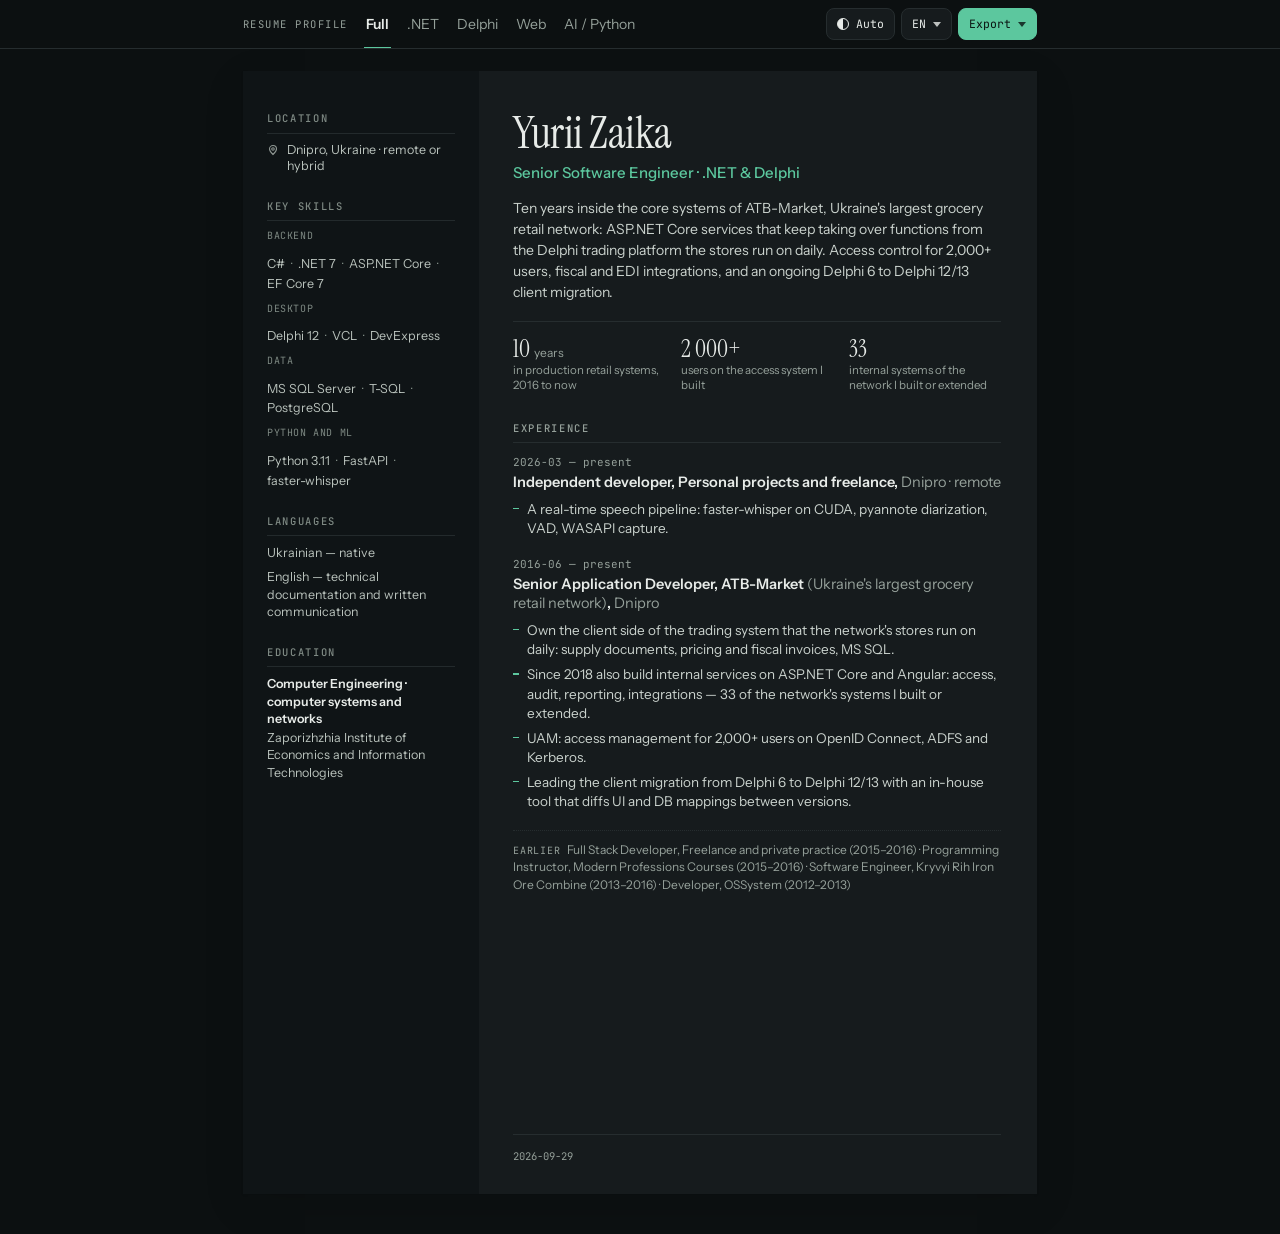
<file: output/site/index.html>
<!doctype html>
<html lang="en">
<head>
<meta charset="utf-8">
<meta name="viewport" content="width=device-width,initial-scale=1">
<title>Yurii Zaika — Senior Software Engineer · .NET & Delphi</title>
<meta name="description" content="Ten years inside the core systems of ATB-Market, Ukraine's largest grocery retail network: ASP.NET Core services that keep taking over functions from the Delphi trading platform the stores run on daily. Access control for 2,000+ users, fiscal and EDI integrations, and an ongoing Delphi 6 to Delphi 12/13 client migration.">
<link rel="preconnect" href="https://fonts.googleapis.com">
<link rel="preconnect" href="https://fonts.gstatic.com" crossorigin>
<link rel="stylesheet" href="https://fonts.googleapis.com/css2?family=Instrument+Sans:wght@400;500;600&family=Instrument+Serif&family=JetBrains+Mono:wght@400;500&display=swap">
<link rel="stylesheet" href="assets/css/site.css">
</head>
<body data-target="full">
<script>window.RESUME_DATA = {"profile": {"name": {"uk": "Юрій Заїка", "en": "Yurii Zaika"}, "location": {"uk": "Дніпро, Україна · віддалено або гібрид", "en": "Dnipro, Ukraine · remote or hybrid"}, "titles": {"full": {"uk": "Senior інженер ПЗ · .NET та Delphi", "en": "Senior Software Engineer · .NET & Delphi"}, "dotnet": {"uk": "Senior .NET інженер", "en": "Senior .NET Engineer"}, "delphi": {"uk": "Senior Delphi інженер · модернізація legacy", "en": "Senior Delphi Engineer · Legacy Modernization"}, "web": {"uk": "Full Stack інженер · .NET, Angular та React", "en": "Full Stack Engineer · .NET, Angular & React"}, "ai": {"uk": "AI / Python інженер", "en": "AI / Python Engineer"}}, "summary": {"full": {"uk": "Десять років усередині ядра АТБ-Маркет, найбільшої продуктової мережі України: сервіси на ASP.NET Core, що поступово забирають функції торгової системи на Delphi, якою щодня працюють магазини. Доступи для 2000+ користувачів, фіскальні та EDI-інтеграції, міграція клієнта з Delphi 6 на Delphi 12/13.", "en": "Ten years inside the core systems of ATB-Market, Ukraine's largest grocery retail network: ASP.NET Core services that keep taking over functions from the Delphi trading platform the stores run on daily. Access control for 2,000+ users, fiscal and EDI integrations, and an ongoing Delphi 6 to Delphi 12/13 client migration."}, "dotnet": {"uk": "Senior .NET інженер: ASP.NET Core та Web API, EF Core і T-SQL, інтеграції з EDI, Kafka та Oracle EBS, аутентифікація через OIDC, ADFS і Kerberos. Власна система керування доступом на 2000+ користувачів.", "en": "Senior .NET engineer: ASP.NET Core and Web API, EF Core and T-SQL, integrations over EDI, Kafka and Oracle EBS, authentication through OIDC, ADFS and Kerberos. Built the in-house access management system used by 2,000+ people."}, "delphi": {"uk": "Delphi-інженер, десять років відповідаю за клієнтську частину торгової системи найбільшої продуктової мережі України: десктопний VCL-застосунок, у якому щодня працюють магазини, MS SQL, фіскальний контур. Веду міграцію клієнта з Delphi 6 на Delphi 12/13 і написав інструмент звіряння інтерфейсу та мапінгу БД між версіями.", "en": "Delphi engineer, ten years owning the client side of the trading system at Ukraine's largest grocery network: the VCL desktop application its stores run on daily, MS SQL, the fiscal workflows. Currently migrating it from Delphi 6 to Delphi 12/13 with a purpose-built tool that diffs UI and database mappings between versions."}, "web": {"uk": "Full stack інженер: ASP.NET Core та Web API на бекенді, Angular (Kendo UI) і React / Next.js на фронті, real-time через SignalR. Внутрішні системи для роздрібної мережі — доступи, аудит, звітність, інтеграції.", "en": "Full stack engineer: ASP.NET Core and Web API on the back end, Angular (Kendo UI) and React / Next.js on the front, real-time over SignalR. Internal systems for a retail network: access control, audit, reporting, integrations."}, "ai": {"uk": "Десять років промислової розробки — тепер у Python та ML. Побудував голосовий пайплайн реального часу: faster-whisper на CUDA, діаризація pyannote, VAD і потокова обробка, з регресійними замірами затримки та real-time factor (RTF). Поряд — інструменти для LLM-агентів (MCP-сервери, власні субагенти, CDP-інспектор браузера) і конвеєри даних на SQLAlchemy та Playwright.", "en": "Ten years of production engineering, now applied to Python and ML. Built a real-time speech pipeline: faster-whisper on CUDA, pyannote diarization, VAD and streaming, with regression measurements of latency and real-time factor (RTF). Alongside it: tooling for LLM agents (MCP servers, custom subagents, a CDP browser inspector) and data pipelines on SQLAlchemy and Playwright."}}, "metrics": [{"value": "10", "unit": {"uk": "років", "en": "years"}, "label": {"uk": "у виробничих системах роздрібу, з 2016 і донині", "en": "in production retail systems, 2016 to now"}, "tags": ["full", "dotnet", "delphi", "web", "ai"]}, {"value": "2 000+", "unit": {"uk": "", "en": ""}, "label": {"uk": "користувачів у системі доступів, яку я побудував", "en": "users on the access system I built"}, "tags": ["full", "dotnet", "web"]}, {"value": "33", "unit": {"uk": "", "en": ""}, "label": {"uk": "внутрішні системи мережі, які я побудував або розширив", "en": "internal systems of the network I built or extended"}, "tags": ["full", "dotnet", "delphi", "web", "ai"]}, {"value": "2", "unit": {"uk": "стеки", "en": "stacks"}, "label": {"uk": "Delphi і .NET — паралельно, без зупинки бізнесу", "en": "Delphi and .NET in parallel, with the business running"}, "tags": ["full"]}, {"value": "6 → 12/13", "unit": {"uk": "Delphi", "en": "Delphi"}, "label": {"uk": "веду міграцію торгового клієнта між версіями, з 2024 і донині", "en": "leading the trading client migration between versions, 2024 to now"}, "tags": ["delphi"]}, {"value": "8", "unit": {"uk": "років", "en": "years"}, "label": {"uk": "будую внутрішні сервіси мережі на ASP.NET Core, з 2018", "en": "building the network's internal services on ASP.NET Core, since 2018"}, "tags": ["dotnet", "web"]}, {"value": "27", "unit": {"uk": "", "en": ""}, "label": {"uk": "репозиторіїв за 2026 рік: фриланс і власні проєкти", "en": "repositories in 2026: freelance and personal projects"}, "tags": ["ai", "python", "web"]}, {"value": "6", "unit": {"uk": "джерел", "en": "sources"}, "label": {"uk": "у конвеєрі збору оголошень: OLX, ЛУН, Rieltor, Metrazh, Telegram, FB", "en": "in the listings pipeline: OLX, LUN, Rieltor, Metrazh, Telegram, FB"}, "tags": ["ai", "python"]}], "sections": {"stack": {"uk": "Стек", "en": "Stack"}, "strengths": {"uk": "Що я зробив", "en": "What I delivered"}, "summary_cards": {"uk": "Коротко", "en": "At a glance"}, "projects": {"uk": "Ключові проєкти", "en": "Key projects"}, "details": {"uk": "Досвід", "en": "Experience"}, "education": {"uk": "Освіта та сертифікати", "en": "Education and certificates"}, "domain": {"uk": "Предметна область", "en": "Domain knowledge"}, "languages": {"uk": "Мови", "en": "Languages"}, "side": {"uk": "Код на GitHub", "en": "Code on GitHub"}}, "ui": {"auto": {"uk": "Авто", "en": "Auto"}, "light": {"uk": "Світла", "en": "Light"}, "dark": {"uk": "Темна", "en": "Dark"}, "pdf": {"uk": "PDF", "en": "PDF"}, "word": {"uk": "Word", "en": "Word"}, "markdown": {"uk": "Markdown", "en": "Markdown"}, "full": {"uk": "Все", "en": "Full"}, "dotnet": {"uk": ".NET", "en": ".NET"}, "delphi": {"uk": "Delphi", "en": "Delphi"}, "web": {"uk": "Web", "en": "Web"}, "ai": {"uk": "AI / Python", "en": "AI / Python"}, "ua": {"uk": "Укр", "en": "UA"}, "en": {"uk": "Анг", "en": "EN"}, "details_anchor": {"uk": "Деталі нижче", "en": "Details below"}, "present": {"uk": "донині", "en": "present"}, "earlier": {"uk": "Раніше", "en": "Earlier"}, "profiles_hint": {"uk": "Профіль резюме", "en": "Resume profile"}}}, "sections": {"stack": {"uk": "Стек", "en": "Stack"}, "strengths": {"uk": "Що я зробив", "en": "What I delivered"}, "summary_cards": {"uk": "Коротко", "en": "At a glance"}, "projects": {"uk": "Ключові проєкти", "en": "Key projects"}, "details": {"uk": "Досвід", "en": "Experience"}, "education": {"uk": "Освіта та сертифікати", "en": "Education and certificates"}, "domain": {"uk": "Предметна область", "en": "Domain knowledge"}, "languages": {"uk": "Мови", "en": "Languages"}, "side": {"uk": "Код на GitHub", "en": "Code on GitHub"}}, "ui": {"auto": {"uk": "Авто", "en": "Auto"}, "light": {"uk": "Світла", "en": "Light"}, "dark": {"uk": "Темна", "en": "Dark"}, "pdf": {"uk": "PDF", "en": "PDF"}, "word": {"uk": "Word", "en": "Word"}, "markdown": {"uk": "Markdown", "en": "Markdown"}, "full": {"uk": "Все", "en": "Full"}, "dotnet": {"uk": ".NET", "en": ".NET"}, "delphi": {"uk": "Delphi", "en": "Delphi"}, "web": {"uk": "Web", "en": "Web"}, "ai": {"uk": "AI / Python", "en": "AI / Python"}, "ua": {"uk": "Укр", "en": "UA"}, "en": {"uk": "Анг", "en": "EN"}, "details_anchor": {"uk": "Деталі нижче", "en": "Details below"}, "present": {"uk": "донині", "en": "present"}, "earlier": {"uk": "Раніше", "en": "Earlier"}, "profiles_hint": {"uk": "Профіль резюме", "en": "Resume profile"}}, "titleTextObj": {"uk": "Senior інженер ПЗ · .NET та Delphi", "en": "Senior Software Engineer · .NET & Delphi"}, "summaryTextObj": {"uk": "Десять років усередині ядра АТБ-Маркет, найбільшої продуктової мережі України: сервіси на ASP.NET Core, що поступово забирають функції торгової системи на Delphi, якою щодня працюють магазини. Доступи для 2000+ користувачів, фіскальні та EDI-інтеграції, міграція клієнта з Delphi 6 на Delphi 12/13.", "en": "Ten years inside the core systems of ATB-Market, Ukraine's largest grocery retail network: ASP.NET Core services that keep taking over functions from the Delphi trading platform the stores run on daily. Access control for 2,000+ users, fiscal and EDI integrations, and an ongoing Delphi 6 to Delphi 12/13 client migration."}};</script>
<script src="assets/js/theme.js"></script>

<a class="skip" href="#main">Skip to content</a>

<header class="topbar">
  <div class="topbar-in">
    <nav class="profiles" aria-label="Resume profiles">
      <span class="profiles-hint" data-i18n-profiles-hint></span>
      <a href="index.html" class="active" data-i18n-nav-full></a>
      <a href="dotnet/index.html" class="" data-i18n-nav-dotnet></a>
      <a href="delphi/index.html" class="" data-i18n-nav-delphi></a>
      <a href="web/index.html" class="" data-i18n-nav-web></a>
      <a href="ai/index.html" class="" data-i18n-nav-ai></a>
    </nav>
    <div class="tools">
      <button type="button" class="btn" data-theme-cycle aria-label="Theme"></button>
      <details class="dd dd-lang">
        <summary class="btn" data-i18n-lang-current></summary>
        <div class="menu">
          <button type="button" data-lang="uk"></button>
          <button type="button" data-lang="en"></button>
        </div>
      </details>
      <details class="dd dd-export">
        <summary class="btn primary" data-i18n-export></summary>
        <div class="menu">
          <a href="resume.pdf" data-dl-pdf data-i18n-btn-pdf></a>
          <a href="resume.docx" data-dl-docx data-i18n-btn-word></a>
          <a href="resume.md" data-dl-md data-i18n-btn-markdown></a>
        </div>
      </details>
    </div>
  </div>
</header>

<div class="page">

  <div class="sheet">

    <aside class="side">
      <section class="sblock">
        <h2 data-i18n-section-location></h2>
        <ul class="contacts">
          <li class="c-place" data-uk="Дніпро, Україна · віддалено або гібрид" data-en="Dnipro, Ukraine · remote or hybrid">Dnipro, Ukraine · remote or hybrid</li>
        </ul>
      </section>

      <section class="sblock">
        <h2 data-i18n-section-stack></h2>
        <dl class="stack">
          <dt data-uk="Бекенд" data-en="Backend">Backend</dt>
          <dd><span data-uk="C#" data-en="C#">C#</span> <span data-uk=".NET 7" data-en=".NET 7">.NET 7</span> <span data-uk="ASP.NET Core" data-en="ASP.NET Core">ASP.NET Core</span> <span data-uk="EF Core 7" data-en="EF Core 7">EF Core 7</span> </dd>
          <dt data-uk="Десктоп" data-en="Desktop">Desktop</dt>
          <dd><span data-uk="Delphi 12" data-en="Delphi 12">Delphi 12</span> <span data-uk="VCL" data-en="VCL">VCL</span> <span data-uk="DevExpress" data-en="DevExpress">DevExpress</span> </dd>
          <dt data-uk="Дані" data-en="Data">Data</dt>
          <dd><span data-uk="MS SQL Server" data-en="MS SQL Server">MS SQL Server</span> <span data-uk="T-SQL" data-en="T-SQL">T-SQL</span> <span data-uk="PostgreSQL" data-en="PostgreSQL">PostgreSQL</span> </dd>
          <dt data-uk="Python та ML" data-en="Python and ML">Python and ML</dt>
          <dd><span data-uk="Python 3.11" data-en="Python 3.11">Python 3.11</span> <span data-uk="FastAPI" data-en="FastAPI">FastAPI</span> <span data-uk="faster-whisper" data-en="faster-whisper">faster-whisper</span> </dd>
        </dl>
      </section>

      <section class="sblock">
        <h2 data-i18n-section-languages></h2>
        <ul class="plain">
          <li data-uk="Українська — рідна" data-en="Ukrainian — native">Ukrainian — native</li>
          <li data-uk="Англійська — технічна документація і листування" data-en="English — technical documentation and written communication">English — technical documentation and written communication</li>
        </ul>
      </section>

      <section class="sblock">
        <h2 data-i18n-section-education></h2>
        <ul class="plain edu">
          <li>
            <b data-uk="Комп'ютерна інженерія · комп'ютерні системи та мережі" data-en="Computer Engineering · computer systems and networks">Computer Engineering · computer systems and networks</b>
            <span data-uk="Запорізький інститут економіки та інформаційних технологій" data-en="Zaporizhzhia Institute of Economics and Information Technologies">Zaporizhzhia Institute of Economics and Information Technologies</span>
            <span class="when"></span>
          </li>
        </ul>
      </section>
    </aside>

    <main id="main" class="body">
      <header class="head">
        <h1 data-i18n-name>Yurii Zaika</h1>
        <p class="role" data-i18n-target-title>Senior Software Engineer · .NET & Delphi</p>
        <p class="summary" data-i18n-summary>Ten years inside the core systems of ATB-Market, Ukraine's largest grocery retail network: ASP.NET Core services that keep taking over functions from the Delphi trading platform the stores run on daily. Access control for 2,000+ users, fiscal and EDI integrations, and an ongoing Delphi 6 to Delphi 12/13 client migration.</p>
      </header>

      <ul class="figures">
        <li>
          <b>10 <span data-uk="років" data-en="years">years</span></b>
          <span data-uk="у виробничих системах роздрібу, з 2016 і донині" data-en="in production retail systems, 2016 to now">in production retail systems, 2016 to now</span>
        </li>
        <li>
          <b>2 000+</b>
          <span data-uk="користувачів у системі доступів, яку я побудував" data-en="users on the access system I built">users on the access system I built</span>
        </li>
        <li>
          <b>33</b>
          <span data-uk="внутрішні системи мережі, які я побудував або розширив" data-en="internal systems of the network I built or extended">internal systems of the network I built or extended</span>
        </li>
      </ul>

      <section class="block">
        <h2 data-i18n-section-details></h2>
        <article class="job">
          <p class="when">2026-03 — <span data-i18n-present></span></p>
          <h3><span data-uk="Незалежний розробник" data-en="Independent developer">Independent developer</span>, <span data-uk="Власні проєкти та фриланс" data-en="Personal projects and freelance">Personal projects and freelance</span>, <span class="city" data-uk="Дніпро · віддалено" data-en="Dnipro · remote">Dnipro · remote</span></h3>
          <ul class="points">
            <li data-uk="Голосовий пайплайн реального часу: faster-whisper на CUDA, діаризація pyannote, VAD, потоковий захват WASAPI." data-en="A real-time speech pipeline: faster-whisper on CUDA, pyannote diarization, VAD, WASAPI capture.">A real-time speech pipeline: faster-whisper on CUDA, pyannote diarization, VAD, WASAPI capture.</li>
          </ul>
        </article>
        <article class="job">
          <p class="when">2016-06 — <span data-i18n-present></span></p>
          <h3><span data-uk="Провідний прикладний програміст" data-en="Senior Application Developer">Senior Application Developer</span>, <span data-uk="АТБ-Маркет" data-en="ATB-Market">ATB-Market</span> <span class="note" data-uk="(найбільша продуктова мережа України)" data-en="(Ukraine's largest grocery retail network)">(Ukraine's largest grocery retail network)</span>, <span class="city" data-uk="Дніпро" data-en="Dnipro">Dnipro</span></h3>
          <ul class="points">
            <li data-uk="Відповідаю за клієнтську частину торгової системи, якою щодня працюють магазини мережі: документи постачання, ціни, фіскальні накладні, MS SQL." data-en="Own the client side of the trading system that the network's stores run on daily: supply documents, pricing and fiscal invoices, MS SQL.">Own the client side of the trading system that the network's stores run on daily: supply documents, pricing and fiscal invoices, MS SQL.</li>
            <li data-uk="З 2018 паралельно будую внутрішні сервіси на ASP.NET Core і Angular: доступи, аудит, звітність, інтеграції — 33 системи мережі, які я побудував або розширив." data-en="Since 2018 also build internal services on ASP.NET Core and Angular: access, audit, reporting, integrations — 33 of the network's systems I built or extended.">Since 2018 also build internal services on ASP.NET Core and Angular: access, audit, reporting, integrations — 33 of the network's systems I built or extended.</li>
            <li data-uk="UAM: система керування доступом для 2000+ користувачів на OpenID Connect, ADFS і Kerberos." data-en="UAM: access management for 2,000+ users on OpenID Connect, ADFS and Kerberos.">UAM: access management for 2,000+ users on OpenID Connect, ADFS and Kerberos.</li>
            <li data-uk="Веду міграцію клієнта з Delphi 6 на Delphi 12/13 з власним інструментом звіряння інтерфейсу і мапінгу БД між версіями." data-en="Leading the client migration from Delphi 6 to Delphi 12/13 with an in-house tool that diffs UI and DB mappings between versions.">Leading the client migration from Delphi 6 to Delphi 12/13 with an in-house tool that diffs UI and DB mappings between versions.</li>
          </ul>
        </article>
        <p class="earlier"><span class="lbl" data-i18n-earlier></span> <span data-uk="Фулстек-розробник, Фриланс і приватна практика (2015–2016) · Викладач програмування, Курси сучасних професій (2015–2016) · Інженер-програміст, Криворізький залізорудний комбінат (2013–2016) · Програміст, ОССистем (2012–2013)" data-en="Full Stack Developer, Freelance and private practice (2015–2016) · Programming Instructor, Modern Professions Courses (2015–2016) · Software Engineer, Kryvyi Rih Iron Ore Combine (2013–2016) · Developer, OSSystem (2012–2013)">Full Stack Developer, Freelance and private practice (2015–2016) · Programming Instructor, Modern Professions Courses (2015–2016) · Software Engineer, Kryvyi Rih Iron Ore Combine (2013–2016) · Developer, OSSystem (2012–2013)</span></p>
      </section>

      <footer class="foot">
        <span class="muted">2026-09-29</span>
      </footer>
    </main>

  </div>
</div>

<script src="assets/js/i18n.js"></script>
</body>
</html>
</file>
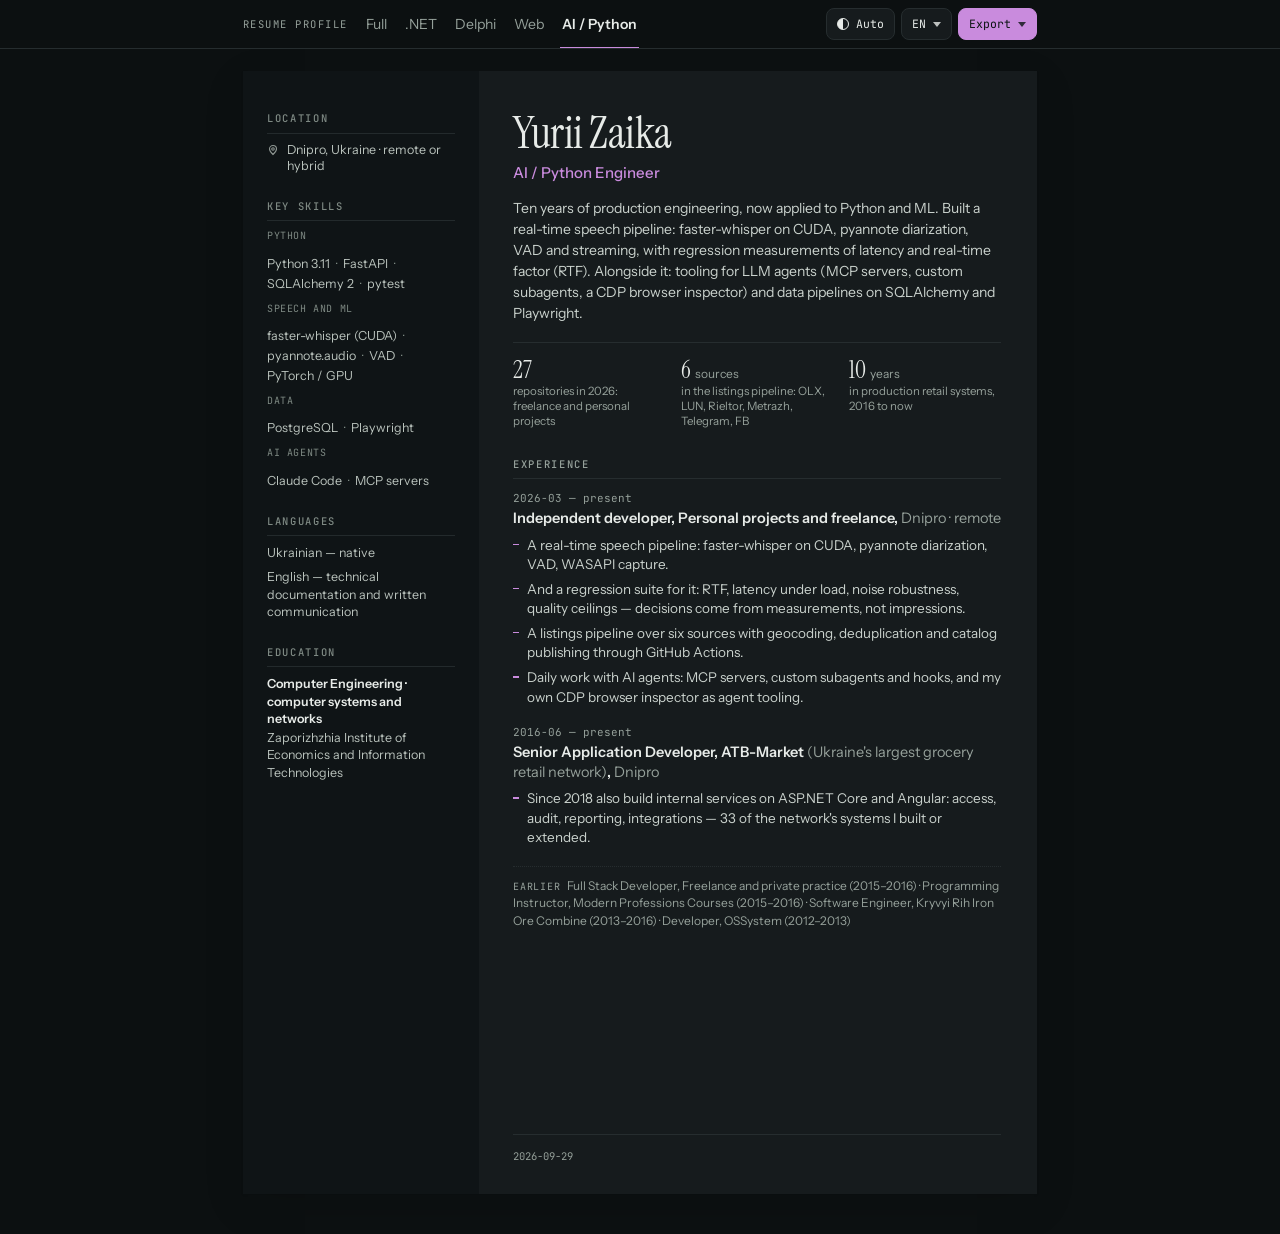
<file: output/site/ai/index.html>
<!doctype html>
<html lang="en">
<head>
<meta charset="utf-8">
<meta name="viewport" content="width=device-width,initial-scale=1">
<title>Yurii Zaika — AI / Python Engineer</title>
<meta name="description" content="Ten years of production engineering, now applied to Python and ML. Built a real-time speech pipeline: faster-whisper on CUDA, pyannote diarization, VAD and streaming, with regression measurements of latency and real-time factor (RTF). Alongside it: tooling for LLM agents (MCP servers, custom subagents, a CDP browser inspector) and data pipelines on SQLAlchemy and Playwright.">
<link rel="preconnect" href="https://fonts.googleapis.com">
<link rel="preconnect" href="https://fonts.gstatic.com" crossorigin>
<link rel="stylesheet" href="https://fonts.googleapis.com/css2?family=Instrument+Sans:wght@400;500;600&family=Instrument+Serif&family=JetBrains+Mono:wght@400;500&display=swap">
<link rel="stylesheet" href="../assets/css/site.css">
</head>
<body data-target="ai">
<script>window.RESUME_DATA = {"profile": {"name": {"uk": "Юрій Заїка", "en": "Yurii Zaika"}, "location": {"uk": "Дніпро, Україна · віддалено або гібрид", "en": "Dnipro, Ukraine · remote or hybrid"}, "titles": {"full": {"uk": "Senior інженер ПЗ · .NET та Delphi", "en": "Senior Software Engineer · .NET & Delphi"}, "dotnet": {"uk": "Senior .NET інженер", "en": "Senior .NET Engineer"}, "delphi": {"uk": "Senior Delphi інженер · модернізація legacy", "en": "Senior Delphi Engineer · Legacy Modernization"}, "web": {"uk": "Full Stack інженер · .NET, Angular та React", "en": "Full Stack Engineer · .NET, Angular & React"}, "ai": {"uk": "AI / Python інженер", "en": "AI / Python Engineer"}}, "summary": {"full": {"uk": "Десять років усередині ядра АТБ-Маркет, найбільшої продуктової мережі України: сервіси на ASP.NET Core, що поступово забирають функції торгової системи на Delphi, якою щодня працюють магазини. Доступи для 2000+ користувачів, фіскальні та EDI-інтеграції, міграція клієнта з Delphi 6 на Delphi 12/13.", "en": "Ten years inside the core systems of ATB-Market, Ukraine's largest grocery retail network: ASP.NET Core services that keep taking over functions from the Delphi trading platform the stores run on daily. Access control for 2,000+ users, fiscal and EDI integrations, and an ongoing Delphi 6 to Delphi 12/13 client migration."}, "dotnet": {"uk": "Senior .NET інженер: ASP.NET Core та Web API, EF Core і T-SQL, інтеграції з EDI, Kafka та Oracle EBS, аутентифікація через OIDC, ADFS і Kerberos. Власна система керування доступом на 2000+ користувачів.", "en": "Senior .NET engineer: ASP.NET Core and Web API, EF Core and T-SQL, integrations over EDI, Kafka and Oracle EBS, authentication through OIDC, ADFS and Kerberos. Built the in-house access management system used by 2,000+ people."}, "delphi": {"uk": "Delphi-інженер, десять років відповідаю за клієнтську частину торгової системи найбільшої продуктової мережі України: десктопний VCL-застосунок, у якому щодня працюють магазини, MS SQL, фіскальний контур. Веду міграцію клієнта з Delphi 6 на Delphi 12/13 і написав інструмент звіряння інтерфейсу та мапінгу БД між версіями.", "en": "Delphi engineer, ten years owning the client side of the trading system at Ukraine's largest grocery network: the VCL desktop application its stores run on daily, MS SQL, the fiscal workflows. Currently migrating it from Delphi 6 to Delphi 12/13 with a purpose-built tool that diffs UI and database mappings between versions."}, "web": {"uk": "Full stack інженер: ASP.NET Core та Web API на бекенді, Angular (Kendo UI) і React / Next.js на фронті, real-time через SignalR. Внутрішні системи для роздрібної мережі — доступи, аудит, звітність, інтеграції.", "en": "Full stack engineer: ASP.NET Core and Web API on the back end, Angular (Kendo UI) and React / Next.js on the front, real-time over SignalR. Internal systems for a retail network: access control, audit, reporting, integrations."}, "ai": {"uk": "Десять років промислової розробки — тепер у Python та ML. Побудував голосовий пайплайн реального часу: faster-whisper на CUDA, діаризація pyannote, VAD і потокова обробка, з регресійними замірами затримки та real-time factor (RTF). Поряд — інструменти для LLM-агентів (MCP-сервери, власні субагенти, CDP-інспектор браузера) і конвеєри даних на SQLAlchemy та Playwright.", "en": "Ten years of production engineering, now applied to Python and ML. Built a real-time speech pipeline: faster-whisper on CUDA, pyannote diarization, VAD and streaming, with regression measurements of latency and real-time factor (RTF). Alongside it: tooling for LLM agents (MCP servers, custom subagents, a CDP browser inspector) and data pipelines on SQLAlchemy and Playwright."}}, "metrics": [{"value": "10", "unit": {"uk": "років", "en": "years"}, "label": {"uk": "у виробничих системах роздрібу, з 2016 і донині", "en": "in production retail systems, 2016 to now"}, "tags": ["full", "dotnet", "delphi", "web", "ai"]}, {"value": "2 000+", "unit": {"uk": "", "en": ""}, "label": {"uk": "користувачів у системі доступів, яку я побудував", "en": "users on the access system I built"}, "tags": ["full", "dotnet", "web"]}, {"value": "33", "unit": {"uk": "", "en": ""}, "label": {"uk": "внутрішні системи мережі, які я побудував або розширив", "en": "internal systems of the network I built or extended"}, "tags": ["full", "dotnet", "delphi", "web", "ai"]}, {"value": "2", "unit": {"uk": "стеки", "en": "stacks"}, "label": {"uk": "Delphi і .NET — паралельно, без зупинки бізнесу", "en": "Delphi and .NET in parallel, with the business running"}, "tags": ["full"]}, {"value": "6 → 12/13", "unit": {"uk": "Delphi", "en": "Delphi"}, "label": {"uk": "веду міграцію торгового клієнта між версіями, з 2024 і донині", "en": "leading the trading client migration between versions, 2024 to now"}, "tags": ["delphi"]}, {"value": "8", "unit": {"uk": "років", "en": "years"}, "label": {"uk": "будую внутрішні сервіси мережі на ASP.NET Core, з 2018", "en": "building the network's internal services on ASP.NET Core, since 2018"}, "tags": ["dotnet", "web"]}, {"value": "27", "unit": {"uk": "", "en": ""}, "label": {"uk": "репозиторіїв за 2026 рік: фриланс і власні проєкти", "en": "repositories in 2026: freelance and personal projects"}, "tags": ["ai", "python", "web"]}, {"value": "6", "unit": {"uk": "джерел", "en": "sources"}, "label": {"uk": "у конвеєрі збору оголошень: OLX, ЛУН, Rieltor, Metrazh, Telegram, FB", "en": "in the listings pipeline: OLX, LUN, Rieltor, Metrazh, Telegram, FB"}, "tags": ["ai", "python"]}], "sections": {"stack": {"uk": "Стек", "en": "Stack"}, "strengths": {"uk": "Що я зробив", "en": "What I delivered"}, "summary_cards": {"uk": "Коротко", "en": "At a glance"}, "projects": {"uk": "Ключові проєкти", "en": "Key projects"}, "details": {"uk": "Досвід", "en": "Experience"}, "education": {"uk": "Освіта та сертифікати", "en": "Education and certificates"}, "domain": {"uk": "Предметна область", "en": "Domain knowledge"}, "languages": {"uk": "Мови", "en": "Languages"}, "side": {"uk": "Код на GitHub", "en": "Code on GitHub"}}, "ui": {"auto": {"uk": "Авто", "en": "Auto"}, "light": {"uk": "Світла", "en": "Light"}, "dark": {"uk": "Темна", "en": "Dark"}, "pdf": {"uk": "PDF", "en": "PDF"}, "word": {"uk": "Word", "en": "Word"}, "markdown": {"uk": "Markdown", "en": "Markdown"}, "full": {"uk": "Все", "en": "Full"}, "dotnet": {"uk": ".NET", "en": ".NET"}, "delphi": {"uk": "Delphi", "en": "Delphi"}, "web": {"uk": "Web", "en": "Web"}, "ai": {"uk": "AI / Python", "en": "AI / Python"}, "ua": {"uk": "Укр", "en": "UA"}, "en": {"uk": "Анг", "en": "EN"}, "details_anchor": {"uk": "Деталі нижче", "en": "Details below"}, "present": {"uk": "донині", "en": "present"}, "earlier": {"uk": "Раніше", "en": "Earlier"}, "profiles_hint": {"uk": "Профіль резюме", "en": "Resume profile"}}}, "sections": {"stack": {"uk": "Стек", "en": "Stack"}, "strengths": {"uk": "Що я зробив", "en": "What I delivered"}, "summary_cards": {"uk": "Коротко", "en": "At a glance"}, "projects": {"uk": "Ключові проєкти", "en": "Key projects"}, "details": {"uk": "Досвід", "en": "Experience"}, "education": {"uk": "Освіта та сертифікати", "en": "Education and certificates"}, "domain": {"uk": "Предметна область", "en": "Domain knowledge"}, "languages": {"uk": "Мови", "en": "Languages"}, "side": {"uk": "Код на GitHub", "en": "Code on GitHub"}}, "ui": {"auto": {"uk": "Авто", "en": "Auto"}, "light": {"uk": "Світла", "en": "Light"}, "dark": {"uk": "Темна", "en": "Dark"}, "pdf": {"uk": "PDF", "en": "PDF"}, "word": {"uk": "Word", "en": "Word"}, "markdown": {"uk": "Markdown", "en": "Markdown"}, "full": {"uk": "Все", "en": "Full"}, "dotnet": {"uk": ".NET", "en": ".NET"}, "delphi": {"uk": "Delphi", "en": "Delphi"}, "web": {"uk": "Web", "en": "Web"}, "ai": {"uk": "AI / Python", "en": "AI / Python"}, "ua": {"uk": "Укр", "en": "UA"}, "en": {"uk": "Анг", "en": "EN"}, "details_anchor": {"uk": "Деталі нижче", "en": "Details below"}, "present": {"uk": "донині", "en": "present"}, "earlier": {"uk": "Раніше", "en": "Earlier"}, "profiles_hint": {"uk": "Профіль резюме", "en": "Resume profile"}}, "titleTextObj": {"uk": "AI / Python інженер", "en": "AI / Python Engineer"}, "summaryTextObj": {"uk": "Десять років промислової розробки — тепер у Python та ML. Побудував голосовий пайплайн реального часу: faster-whisper на CUDA, діаризація pyannote, VAD і потокова обробка, з регресійними замірами затримки та real-time factor (RTF). Поряд — інструменти для LLM-агентів (MCP-сервери, власні субагенти, CDP-інспектор браузера) і конвеєри даних на SQLAlchemy та Playwright.", "en": "Ten years of production engineering, now applied to Python and ML. Built a real-time speech pipeline: faster-whisper on CUDA, pyannote diarization, VAD and streaming, with regression measurements of latency and real-time factor (RTF). Alongside it: tooling for LLM agents (MCP servers, custom subagents, a CDP browser inspector) and data pipelines on SQLAlchemy and Playwright."}};</script>
<script src="../assets/js/theme.js"></script>

<a class="skip" href="#main">Skip to content</a>

<header class="topbar">
  <div class="topbar-in">
    <nav class="profiles" aria-label="Resume profiles">
      <span class="profiles-hint" data-i18n-profiles-hint></span>
      <a href="../index.html" class="" data-i18n-nav-full></a>
      <a href="../dotnet/index.html" class="" data-i18n-nav-dotnet></a>
      <a href="../delphi/index.html" class="" data-i18n-nav-delphi></a>
      <a href="../web/index.html" class="" data-i18n-nav-web></a>
      <a href="../ai/index.html" class="active" data-i18n-nav-ai></a>
    </nav>
    <div class="tools">
      <button type="button" class="btn" data-theme-cycle aria-label="Theme"></button>
      <details class="dd dd-lang">
        <summary class="btn" data-i18n-lang-current></summary>
        <div class="menu">
          <button type="button" data-lang="uk"></button>
          <button type="button" data-lang="en"></button>
        </div>
      </details>
      <details class="dd dd-export">
        <summary class="btn primary" data-i18n-export></summary>
        <div class="menu">
          <a href="resume.pdf" data-dl-pdf data-i18n-btn-pdf></a>
          <a href="resume.docx" data-dl-docx data-i18n-btn-word></a>
          <a href="resume.md" data-dl-md data-i18n-btn-markdown></a>
        </div>
      </details>
    </div>
  </div>
</header>

<div class="page">

  <div class="sheet">

    <aside class="side">
      <section class="sblock">
        <h2 data-i18n-section-location></h2>
        <ul class="contacts">
          <li class="c-place" data-uk="Дніпро, Україна · віддалено або гібрид" data-en="Dnipro, Ukraine · remote or hybrid">Dnipro, Ukraine · remote or hybrid</li>
        </ul>
      </section>

      <section class="sblock">
        <h2 data-i18n-section-stack></h2>
        <dl class="stack">
          <dt data-uk="Python" data-en="Python">Python</dt>
          <dd><span data-uk="Python 3.11" data-en="Python 3.11">Python 3.11</span> <span data-uk="FastAPI" data-en="FastAPI">FastAPI</span> <span data-uk="SQLAlchemy 2" data-en="SQLAlchemy 2">SQLAlchemy 2</span> <span data-uk="pytest" data-en="pytest">pytest</span> </dd>
          <dt data-uk="Мова та ML" data-en="Speech and ML">Speech and ML</dt>
          <dd><span data-uk="faster-whisper (CUDA)" data-en="faster-whisper (CUDA)">faster-whisper (CUDA)</span> <span data-uk="pyannote.audio" data-en="pyannote.audio">pyannote.audio</span> <span data-uk="VAD" data-en="VAD">VAD</span> <span data-uk="PyTorch / GPU" data-en="PyTorch / GPU">PyTorch / GPU</span> </dd>
          <dt data-uk="Дані" data-en="Data">Data</dt>
          <dd><span data-uk="PostgreSQL" data-en="PostgreSQL">PostgreSQL</span> <span data-uk="Playwright" data-en="Playwright">Playwright</span> </dd>
          <dt data-uk="ІІ-агенти" data-en="AI agents">AI agents</dt>
          <dd><span data-uk="Claude Code" data-en="Claude Code">Claude Code</span> <span data-uk="MCP-сервери" data-en="MCP servers">MCP servers</span> </dd>
        </dl>
      </section>

      <section class="sblock">
        <h2 data-i18n-section-languages></h2>
        <ul class="plain">
          <li data-uk="Українська — рідна" data-en="Ukrainian — native">Ukrainian — native</li>
          <li data-uk="Англійська — технічна документація і листування" data-en="English — technical documentation and written communication">English — technical documentation and written communication</li>
        </ul>
      </section>

      <section class="sblock">
        <h2 data-i18n-section-education></h2>
        <ul class="plain edu">
          <li>
            <b data-uk="Комп'ютерна інженерія · комп'ютерні системи та мережі" data-en="Computer Engineering · computer systems and networks">Computer Engineering · computer systems and networks</b>
            <span data-uk="Запорізький інститут економіки та інформаційних технологій" data-en="Zaporizhzhia Institute of Economics and Information Technologies">Zaporizhzhia Institute of Economics and Information Technologies</span>
            <span class="when"></span>
          </li>
        </ul>
      </section>
    </aside>

    <main id="main" class="body">
      <header class="head">
        <h1 data-i18n-name>Yurii Zaika</h1>
        <p class="role" data-i18n-target-title>AI / Python Engineer</p>
        <p class="summary" data-i18n-summary>Ten years of production engineering, now applied to Python and ML. Built a real-time speech pipeline: faster-whisper on CUDA, pyannote diarization, VAD and streaming, with regression measurements of latency and real-time factor (RTF). Alongside it: tooling for LLM agents (MCP servers, custom subagents, a CDP browser inspector) and data pipelines on SQLAlchemy and Playwright.</p>
      </header>

      <ul class="figures">
        <li>
          <b>27</b>
          <span data-uk="репозиторіїв за 2026 рік: фриланс і власні проєкти" data-en="repositories in 2026: freelance and personal projects">repositories in 2026: freelance and personal projects</span>
        </li>
        <li>
          <b>6 <span data-uk="джерел" data-en="sources">sources</span></b>
          <span data-uk="у конвеєрі збору оголошень: OLX, ЛУН, Rieltor, Metrazh, Telegram, FB" data-en="in the listings pipeline: OLX, LUN, Rieltor, Metrazh, Telegram, FB">in the listings pipeline: OLX, LUN, Rieltor, Metrazh, Telegram, FB</span>
        </li>
        <li>
          <b>10 <span data-uk="років" data-en="years">years</span></b>
          <span data-uk="у виробничих системах роздрібу, з 2016 і донині" data-en="in production retail systems, 2016 to now">in production retail systems, 2016 to now</span>
        </li>
      </ul>

      <section class="block">
        <h2 data-i18n-section-details></h2>
        <article class="job">
          <p class="when">2026-03 — <span data-i18n-present></span></p>
          <h3><span data-uk="Незалежний розробник" data-en="Independent developer">Independent developer</span>, <span data-uk="Власні проєкти та фриланс" data-en="Personal projects and freelance">Personal projects and freelance</span>, <span class="city" data-uk="Дніпро · віддалено" data-en="Dnipro · remote">Dnipro · remote</span></h3>
          <ul class="points">
            <li data-uk="Голосовий пайплайн реального часу: faster-whisper на CUDA, діаризація pyannote, VAD, потоковий захват WASAPI." data-en="A real-time speech pipeline: faster-whisper on CUDA, pyannote diarization, VAD, WASAPI capture.">A real-time speech pipeline: faster-whisper on CUDA, pyannote diarization, VAD, WASAPI capture.</li>
            <li data-uk="Для нього ж — набір регресійних замірів: RTF, затримка під навантаженням, стійкість до шуму, межі якості; рішення приймаю за цифрами, а не на слух." data-en="And a regression suite for it: RTF, latency under load, noise robustness, quality ceilings — decisions come from measurements, not impressions.">And a regression suite for it: RTF, latency under load, noise robustness, quality ceilings — decisions come from measurements, not impressions.</li>
            <li data-uk="Конвеєр збору оголошень із шести джерел із геокодуванням, дедублікацією і публікацією каталогу через GitHub Actions." data-en="A listings pipeline over six sources with geocoding, deduplication and catalog publishing through GitHub Actions.">A listings pipeline over six sources with geocoding, deduplication and catalog publishing through GitHub Actions.</li>
            <li data-uk="Щоденна робота з ШІ-агентами: MCP-сервери, власні субагенти та хуки, свій CDP-інспектор браузера як інструмент для агентів." data-en="Daily work with AI agents: MCP servers, custom subagents and hooks, and my own CDP browser inspector as agent tooling.">Daily work with AI agents: MCP servers, custom subagents and hooks, and my own CDP browser inspector as agent tooling.</li>
          </ul>
        </article>
        <article class="job">
          <p class="when">2016-06 — <span data-i18n-present></span></p>
          <h3><span data-uk="Провідний прикладний програміст" data-en="Senior Application Developer">Senior Application Developer</span>, <span data-uk="АТБ-Маркет" data-en="ATB-Market">ATB-Market</span> <span class="note" data-uk="(найбільша продуктова мережа України)" data-en="(Ukraine's largest grocery retail network)">(Ukraine's largest grocery retail network)</span>, <span class="city" data-uk="Дніпро" data-en="Dnipro">Dnipro</span></h3>
          <ul class="points">
            <li data-uk="З 2018 паралельно будую внутрішні сервіси на ASP.NET Core і Angular: доступи, аудит, звітність, інтеграції — 33 системи мережі, які я побудував або розширив." data-en="Since 2018 also build internal services on ASP.NET Core and Angular: access, audit, reporting, integrations — 33 of the network's systems I built or extended.">Since 2018 also build internal services on ASP.NET Core and Angular: access, audit, reporting, integrations — 33 of the network's systems I built or extended.</li>
          </ul>
        </article>
        <p class="earlier"><span class="lbl" data-i18n-earlier></span> <span data-uk="Фулстек-розробник, Фриланс і приватна практика (2015–2016) · Викладач програмування, Курси сучасних професій (2015–2016) · Інженер-програміст, Криворізький залізорудний комбінат (2013–2016) · Програміст, ОССистем (2012–2013)" data-en="Full Stack Developer, Freelance and private practice (2015–2016) · Programming Instructor, Modern Professions Courses (2015–2016) · Software Engineer, Kryvyi Rih Iron Ore Combine (2013–2016) · Developer, OSSystem (2012–2013)">Full Stack Developer, Freelance and private practice (2015–2016) · Programming Instructor, Modern Professions Courses (2015–2016) · Software Engineer, Kryvyi Rih Iron Ore Combine (2013–2016) · Developer, OSSystem (2012–2013)</span></p>
      </section>

      <footer class="foot">
        <span class="muted">2026-09-29</span>
      </footer>
    </main>

  </div>
</div>

<script src="../assets/js/i18n.js"></script>
</body>
</html>
</file>
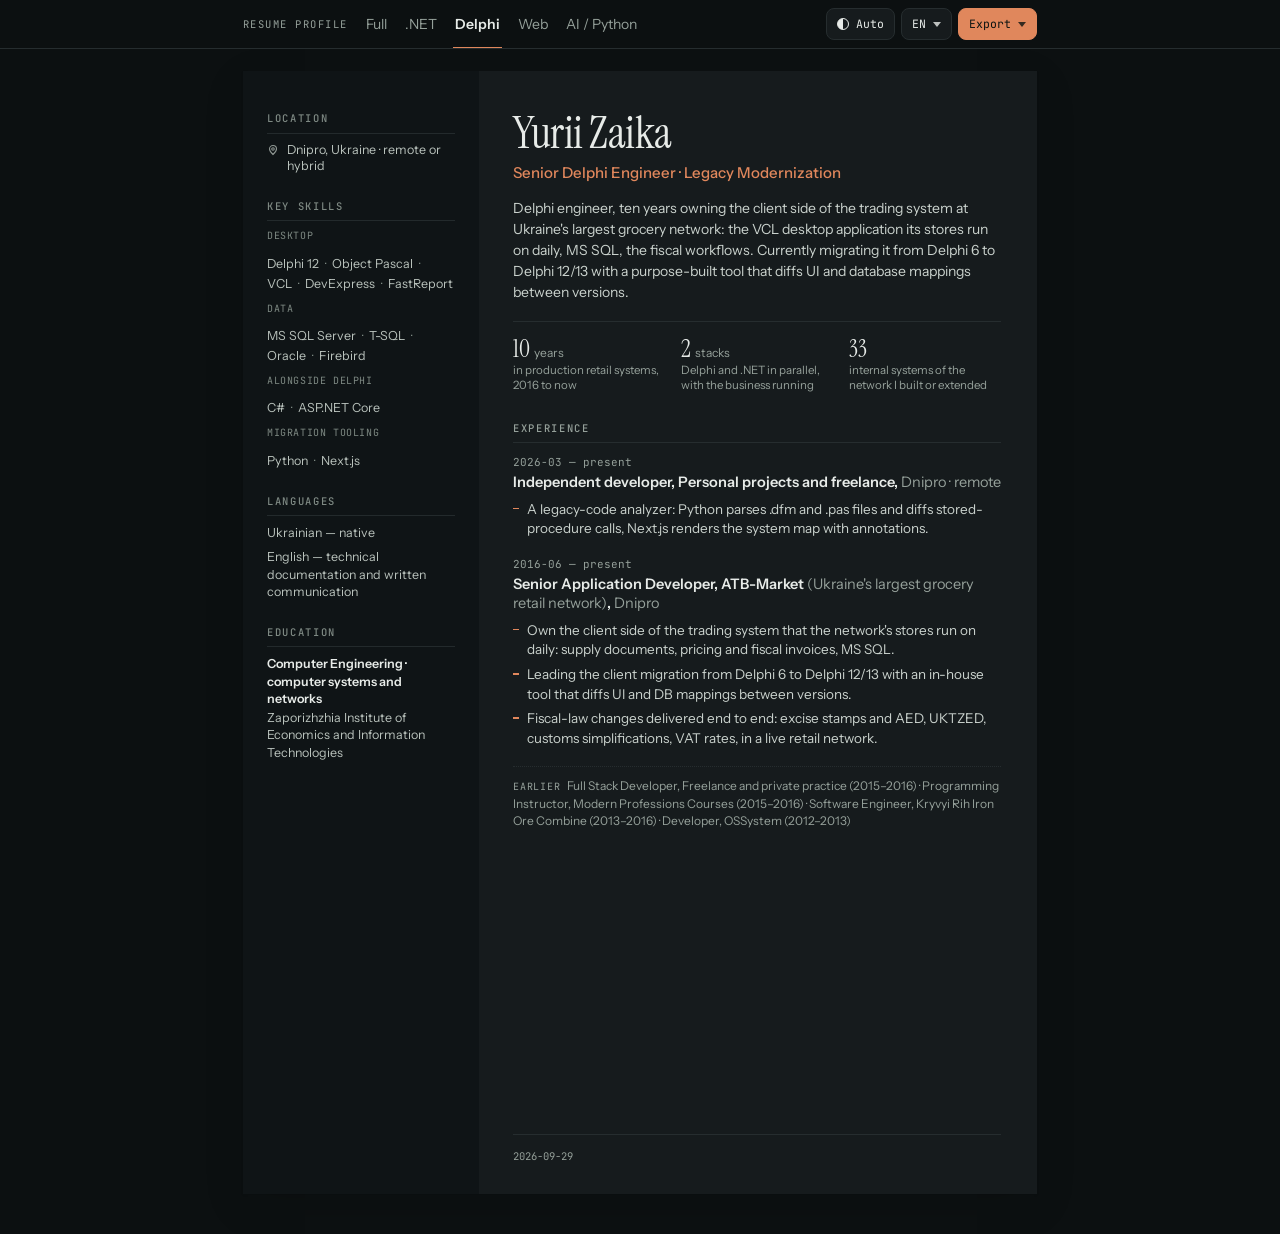
<file: output/site/delphi/index.html>
<!doctype html>
<html lang="en">
<head>
<meta charset="utf-8">
<meta name="viewport" content="width=device-width,initial-scale=1">
<title>Yurii Zaika — Senior Delphi Engineer · Legacy Modernization</title>
<meta name="description" content="Delphi engineer, ten years owning the client side of the trading system at Ukraine's largest grocery network: the VCL desktop application its stores run on daily, MS SQL, the fiscal workflows. Currently migrating it from Delphi 6 to Delphi 12/13 with a purpose-built tool that diffs UI and database mappings between versions.">
<link rel="preconnect" href="https://fonts.googleapis.com">
<link rel="preconnect" href="https://fonts.gstatic.com" crossorigin>
<link rel="stylesheet" href="https://fonts.googleapis.com/css2?family=Instrument+Sans:wght@400;500;600&family=Instrument+Serif&family=JetBrains+Mono:wght@400;500&display=swap">
<link rel="stylesheet" href="../assets/css/site.css">
</head>
<body data-target="delphi">
<script>window.RESUME_DATA = {"profile": {"name": {"uk": "Юрій Заїка", "en": "Yurii Zaika"}, "location": {"uk": "Дніпро, Україна · віддалено або гібрид", "en": "Dnipro, Ukraine · remote or hybrid"}, "titles": {"full": {"uk": "Senior інженер ПЗ · .NET та Delphi", "en": "Senior Software Engineer · .NET & Delphi"}, "dotnet": {"uk": "Senior .NET інженер", "en": "Senior .NET Engineer"}, "delphi": {"uk": "Senior Delphi інженер · модернізація legacy", "en": "Senior Delphi Engineer · Legacy Modernization"}, "web": {"uk": "Full Stack інженер · .NET, Angular та React", "en": "Full Stack Engineer · .NET, Angular & React"}, "ai": {"uk": "AI / Python інженер", "en": "AI / Python Engineer"}}, "summary": {"full": {"uk": "Десять років усередині ядра АТБ-Маркет, найбільшої продуктової мережі України: сервіси на ASP.NET Core, що поступово забирають функції торгової системи на Delphi, якою щодня працюють магазини. Доступи для 2000+ користувачів, фіскальні та EDI-інтеграції, міграція клієнта з Delphi 6 на Delphi 12/13.", "en": "Ten years inside the core systems of ATB-Market, Ukraine's largest grocery retail network: ASP.NET Core services that keep taking over functions from the Delphi trading platform the stores run on daily. Access control for 2,000+ users, fiscal and EDI integrations, and an ongoing Delphi 6 to Delphi 12/13 client migration."}, "dotnet": {"uk": "Senior .NET інженер: ASP.NET Core та Web API, EF Core і T-SQL, інтеграції з EDI, Kafka та Oracle EBS, аутентифікація через OIDC, ADFS і Kerberos. Власна система керування доступом на 2000+ користувачів.", "en": "Senior .NET engineer: ASP.NET Core and Web API, EF Core and T-SQL, integrations over EDI, Kafka and Oracle EBS, authentication through OIDC, ADFS and Kerberos. Built the in-house access management system used by 2,000+ people."}, "delphi": {"uk": "Delphi-інженер, десять років відповідаю за клієнтську частину торгової системи найбільшої продуктової мережі України: десктопний VCL-застосунок, у якому щодня працюють магазини, MS SQL, фіскальний контур. Веду міграцію клієнта з Delphi 6 на Delphi 12/13 і написав інструмент звіряння інтерфейсу та мапінгу БД між версіями.", "en": "Delphi engineer, ten years owning the client side of the trading system at Ukraine's largest grocery network: the VCL desktop application its stores run on daily, MS SQL, the fiscal workflows. Currently migrating it from Delphi 6 to Delphi 12/13 with a purpose-built tool that diffs UI and database mappings between versions."}, "web": {"uk": "Full stack інженер: ASP.NET Core та Web API на бекенді, Angular (Kendo UI) і React / Next.js на фронті, real-time через SignalR. Внутрішні системи для роздрібної мережі — доступи, аудит, звітність, інтеграції.", "en": "Full stack engineer: ASP.NET Core and Web API on the back end, Angular (Kendo UI) and React / Next.js on the front, real-time over SignalR. Internal systems for a retail network: access control, audit, reporting, integrations."}, "ai": {"uk": "Десять років промислової розробки — тепер у Python та ML. Побудував голосовий пайплайн реального часу: faster-whisper на CUDA, діаризація pyannote, VAD і потокова обробка, з регресійними замірами затримки та real-time factor (RTF). Поряд — інструменти для LLM-агентів (MCP-сервери, власні субагенти, CDP-інспектор браузера) і конвеєри даних на SQLAlchemy та Playwright.", "en": "Ten years of production engineering, now applied to Python and ML. Built a real-time speech pipeline: faster-whisper on CUDA, pyannote diarization, VAD and streaming, with regression measurements of latency and real-time factor (RTF). Alongside it: tooling for LLM agents (MCP servers, custom subagents, a CDP browser inspector) and data pipelines on SQLAlchemy and Playwright."}}, "metrics": [{"value": "10", "unit": {"uk": "років", "en": "years"}, "label": {"uk": "у виробничих системах роздрібу, з 2016 і донині", "en": "in production retail systems, 2016 to now"}, "tags": ["full", "dotnet", "delphi", "web", "ai"]}, {"value": "2 000+", "unit": {"uk": "", "en": ""}, "label": {"uk": "користувачів у системі доступів, яку я побудував", "en": "users on the access system I built"}, "tags": ["full", "dotnet", "web"]}, {"value": "33", "unit": {"uk": "", "en": ""}, "label": {"uk": "внутрішні системи мережі, які я побудував або розширив", "en": "internal systems of the network I built or extended"}, "tags": ["full", "dotnet", "delphi", "web", "ai"]}, {"value": "2", "unit": {"uk": "стеки", "en": "stacks"}, "label": {"uk": "Delphi і .NET — паралельно, без зупинки бізнесу", "en": "Delphi and .NET in parallel, with the business running"}, "tags": ["full"]}, {"value": "6 → 12/13", "unit": {"uk": "Delphi", "en": "Delphi"}, "label": {"uk": "веду міграцію торгового клієнта між версіями, з 2024 і донині", "en": "leading the trading client migration between versions, 2024 to now"}, "tags": ["delphi"]}, {"value": "8", "unit": {"uk": "років", "en": "years"}, "label": {"uk": "будую внутрішні сервіси мережі на ASP.NET Core, з 2018", "en": "building the network's internal services on ASP.NET Core, since 2018"}, "tags": ["dotnet", "web"]}, {"value": "27", "unit": {"uk": "", "en": ""}, "label": {"uk": "репозиторіїв за 2026 рік: фриланс і власні проєкти", "en": "repositories in 2026: freelance and personal projects"}, "tags": ["ai", "python", "web"]}, {"value": "6", "unit": {"uk": "джерел", "en": "sources"}, "label": {"uk": "у конвеєрі збору оголошень: OLX, ЛУН, Rieltor, Metrazh, Telegram, FB", "en": "in the listings pipeline: OLX, LUN, Rieltor, Metrazh, Telegram, FB"}, "tags": ["ai", "python"]}], "sections": {"stack": {"uk": "Стек", "en": "Stack"}, "strengths": {"uk": "Що я зробив", "en": "What I delivered"}, "summary_cards": {"uk": "Коротко", "en": "At a glance"}, "projects": {"uk": "Ключові проєкти", "en": "Key projects"}, "details": {"uk": "Досвід", "en": "Experience"}, "education": {"uk": "Освіта та сертифікати", "en": "Education and certificates"}, "domain": {"uk": "Предметна область", "en": "Domain knowledge"}, "languages": {"uk": "Мови", "en": "Languages"}, "side": {"uk": "Код на GitHub", "en": "Code on GitHub"}}, "ui": {"auto": {"uk": "Авто", "en": "Auto"}, "light": {"uk": "Світла", "en": "Light"}, "dark": {"uk": "Темна", "en": "Dark"}, "pdf": {"uk": "PDF", "en": "PDF"}, "word": {"uk": "Word", "en": "Word"}, "markdown": {"uk": "Markdown", "en": "Markdown"}, "full": {"uk": "Все", "en": "Full"}, "dotnet": {"uk": ".NET", "en": ".NET"}, "delphi": {"uk": "Delphi", "en": "Delphi"}, "web": {"uk": "Web", "en": "Web"}, "ai": {"uk": "AI / Python", "en": "AI / Python"}, "ua": {"uk": "Укр", "en": "UA"}, "en": {"uk": "Анг", "en": "EN"}, "details_anchor": {"uk": "Деталі нижче", "en": "Details below"}, "present": {"uk": "донині", "en": "present"}, "earlier": {"uk": "Раніше", "en": "Earlier"}, "profiles_hint": {"uk": "Профіль резюме", "en": "Resume profile"}}}, "sections": {"stack": {"uk": "Стек", "en": "Stack"}, "strengths": {"uk": "Що я зробив", "en": "What I delivered"}, "summary_cards": {"uk": "Коротко", "en": "At a glance"}, "projects": {"uk": "Ключові проєкти", "en": "Key projects"}, "details": {"uk": "Досвід", "en": "Experience"}, "education": {"uk": "Освіта та сертифікати", "en": "Education and certificates"}, "domain": {"uk": "Предметна область", "en": "Domain knowledge"}, "languages": {"uk": "Мови", "en": "Languages"}, "side": {"uk": "Код на GitHub", "en": "Code on GitHub"}}, "ui": {"auto": {"uk": "Авто", "en": "Auto"}, "light": {"uk": "Світла", "en": "Light"}, "dark": {"uk": "Темна", "en": "Dark"}, "pdf": {"uk": "PDF", "en": "PDF"}, "word": {"uk": "Word", "en": "Word"}, "markdown": {"uk": "Markdown", "en": "Markdown"}, "full": {"uk": "Все", "en": "Full"}, "dotnet": {"uk": ".NET", "en": ".NET"}, "delphi": {"uk": "Delphi", "en": "Delphi"}, "web": {"uk": "Web", "en": "Web"}, "ai": {"uk": "AI / Python", "en": "AI / Python"}, "ua": {"uk": "Укр", "en": "UA"}, "en": {"uk": "Анг", "en": "EN"}, "details_anchor": {"uk": "Деталі нижче", "en": "Details below"}, "present": {"uk": "донині", "en": "present"}, "earlier": {"uk": "Раніше", "en": "Earlier"}, "profiles_hint": {"uk": "Профіль резюме", "en": "Resume profile"}}, "titleTextObj": {"uk": "Senior Delphi інженер · модернізація legacy", "en": "Senior Delphi Engineer · Legacy Modernization"}, "summaryTextObj": {"uk": "Delphi-інженер, десять років відповідаю за клієнтську частину торгової системи найбільшої продуктової мережі України: десктопний VCL-застосунок, у якому щодня працюють магазини, MS SQL, фіскальний контур. Веду міграцію клієнта з Delphi 6 на Delphi 12/13 і написав інструмент звіряння інтерфейсу та мапінгу БД між версіями.", "en": "Delphi engineer, ten years owning the client side of the trading system at Ukraine's largest grocery network: the VCL desktop application its stores run on daily, MS SQL, the fiscal workflows. Currently migrating it from Delphi 6 to Delphi 12/13 with a purpose-built tool that diffs UI and database mappings between versions."}};</script>
<script src="../assets/js/theme.js"></script>

<a class="skip" href="#main">Skip to content</a>

<header class="topbar">
  <div class="topbar-in">
    <nav class="profiles" aria-label="Resume profiles">
      <span class="profiles-hint" data-i18n-profiles-hint></span>
      <a href="../index.html" class="" data-i18n-nav-full></a>
      <a href="../dotnet/index.html" class="" data-i18n-nav-dotnet></a>
      <a href="../delphi/index.html" class="active" data-i18n-nav-delphi></a>
      <a href="../web/index.html" class="" data-i18n-nav-web></a>
      <a href="../ai/index.html" class="" data-i18n-nav-ai></a>
    </nav>
    <div class="tools">
      <button type="button" class="btn" data-theme-cycle aria-label="Theme"></button>
      <details class="dd dd-lang">
        <summary class="btn" data-i18n-lang-current></summary>
        <div class="menu">
          <button type="button" data-lang="uk"></button>
          <button type="button" data-lang="en"></button>
        </div>
      </details>
      <details class="dd dd-export">
        <summary class="btn primary" data-i18n-export></summary>
        <div class="menu">
          <a href="resume.pdf" data-dl-pdf data-i18n-btn-pdf></a>
          <a href="resume.docx" data-dl-docx data-i18n-btn-word></a>
          <a href="resume.md" data-dl-md data-i18n-btn-markdown></a>
        </div>
      </details>
    </div>
  </div>
</header>

<div class="page">

  <div class="sheet">

    <aside class="side">
      <section class="sblock">
        <h2 data-i18n-section-location></h2>
        <ul class="contacts">
          <li class="c-place" data-uk="Дніпро, Україна · віддалено або гібрид" data-en="Dnipro, Ukraine · remote or hybrid">Dnipro, Ukraine · remote or hybrid</li>
        </ul>
      </section>

      <section class="sblock">
        <h2 data-i18n-section-stack></h2>
        <dl class="stack">
          <dt data-uk="Десктоп" data-en="Desktop">Desktop</dt>
          <dd><span data-uk="Delphi 12" data-en="Delphi 12">Delphi 12</span> <span data-uk="Object Pascal" data-en="Object Pascal">Object Pascal</span> <span data-uk="VCL" data-en="VCL">VCL</span> <span data-uk="DevExpress" data-en="DevExpress">DevExpress</span> <span data-uk="FastReport" data-en="FastReport">FastReport</span> </dd>
          <dt data-uk="Дані" data-en="Data">Data</dt>
          <dd><span data-uk="MS SQL Server" data-en="MS SQL Server">MS SQL Server</span> <span data-uk="T-SQL" data-en="T-SQL">T-SQL</span> <span data-uk="Oracle" data-en="Oracle">Oracle</span> <span data-uk="Firebird" data-en="Firebird">Firebird</span> </dd>
          <dt data-uk="Поряд із Delphi" data-en="Alongside Delphi">Alongside Delphi</dt>
          <dd><span data-uk="C#" data-en="C#">C#</span> <span data-uk="ASP.NET Core" data-en="ASP.NET Core">ASP.NET Core</span> </dd>
          <dt data-uk="Інструменти міграції" data-en="Migration tooling">Migration tooling</dt>
          <dd><span data-uk="Python" data-en="Python">Python</span> <span data-uk="Next.js" data-en="Next.js">Next.js</span> </dd>
        </dl>
      </section>

      <section class="sblock">
        <h2 data-i18n-section-languages></h2>
        <ul class="plain">
          <li data-uk="Українська — рідна" data-en="Ukrainian — native">Ukrainian — native</li>
          <li data-uk="Англійська — технічна документація і листування" data-en="English — technical documentation and written communication">English — technical documentation and written communication</li>
        </ul>
      </section>

      <section class="sblock">
        <h2 data-i18n-section-education></h2>
        <ul class="plain edu">
          <li>
            <b data-uk="Комп'ютерна інженерія · комп'ютерні системи та мережі" data-en="Computer Engineering · computer systems and networks">Computer Engineering · computer systems and networks</b>
            <span data-uk="Запорізький інститут економіки та інформаційних технологій" data-en="Zaporizhzhia Institute of Economics and Information Technologies">Zaporizhzhia Institute of Economics and Information Technologies</span>
            <span class="when"></span>
          </li>
        </ul>
      </section>
    </aside>

    <main id="main" class="body">
      <header class="head">
        <h1 data-i18n-name>Yurii Zaika</h1>
        <p class="role" data-i18n-target-title>Senior Delphi Engineer · Legacy Modernization</p>
        <p class="summary" data-i18n-summary>Delphi engineer, ten years owning the client side of the trading system at Ukraine's largest grocery network: the VCL desktop application its stores run on daily, MS SQL, the fiscal workflows. Currently migrating it from Delphi 6 to Delphi 12/13 with a purpose-built tool that diffs UI and database mappings between versions.</p>
      </header>

      <ul class="figures">
        <li>
          <b>10 <span data-uk="років" data-en="years">years</span></b>
          <span data-uk="у виробничих системах роздрібу, з 2016 і донині" data-en="in production retail systems, 2016 to now">in production retail systems, 2016 to now</span>
        </li>
        <li>
          <b>2 <span data-uk="стеки" data-en="stacks">stacks</span></b>
          <span data-uk="Delphi і .NET — паралельно, без зупинки бізнесу" data-en="Delphi and .NET in parallel, with the business running">Delphi and .NET in parallel, with the business running</span>
        </li>
        <li>
          <b>33</b>
          <span data-uk="внутрішні системи мережі, які я побудував або розширив" data-en="internal systems of the network I built or extended">internal systems of the network I built or extended</span>
        </li>
      </ul>

      <section class="block">
        <h2 data-i18n-section-details></h2>
        <article class="job">
          <p class="when">2026-03 — <span data-i18n-present></span></p>
          <h3><span data-uk="Незалежний розробник" data-en="Independent developer">Independent developer</span>, <span data-uk="Власні проєкти та фриланс" data-en="Personal projects and freelance">Personal projects and freelance</span>, <span class="city" data-uk="Дніпро · віддалено" data-en="Dnipro · remote">Dnipro · remote</span></h3>
          <ul class="points">
            <li data-uk="Аналізатор legacy-коду: Python розбирає .dfm і .pas та звіряє виклики процедур, Next.js показує карту системи з анотаціями." data-en="A legacy-code analyzer: Python parses .dfm and .pas files and diffs stored-procedure calls, Next.js renders the system map with annotations.">A legacy-code analyzer: Python parses .dfm and .pas files and diffs stored-procedure calls, Next.js renders the system map with annotations.</li>
          </ul>
        </article>
        <article class="job">
          <p class="when">2016-06 — <span data-i18n-present></span></p>
          <h3><span data-uk="Провідний прикладний програміст" data-en="Senior Application Developer">Senior Application Developer</span>, <span data-uk="АТБ-Маркет" data-en="ATB-Market">ATB-Market</span> <span class="note" data-uk="(найбільша продуктова мережа України)" data-en="(Ukraine's largest grocery retail network)">(Ukraine's largest grocery retail network)</span>, <span class="city" data-uk="Дніпро" data-en="Dnipro">Dnipro</span></h3>
          <ul class="points">
            <li data-uk="Відповідаю за клієнтську частину торгової системи, якою щодня працюють магазини мережі: документи постачання, ціни, фіскальні накладні, MS SQL." data-en="Own the client side of the trading system that the network's stores run on daily: supply documents, pricing and fiscal invoices, MS SQL.">Own the client side of the trading system that the network's stores run on daily: supply documents, pricing and fiscal invoices, MS SQL.</li>
            <li data-uk="Веду міграцію клієнта з Delphi 6 на Delphi 12/13 з власним інструментом звіряння інтерфейсу і мапінгу БД між версіями." data-en="Leading the client migration from Delphi 6 to Delphi 12/13 with an in-house tool that diffs UI and DB mappings between versions.">Leading the client migration from Delphi 6 to Delphi 12/13 with an in-house tool that diffs UI and DB mappings between versions.</li>
            <li data-uk="Фіскальні зміни наскрізь по системах: еАкциз і АЕД, УКТЗЕД, митні спрощення, ставки ПДВ — у працюючій мережі." data-en="Fiscal-law changes delivered end to end: excise stamps and AED, UKTZED, customs simplifications, VAT rates, in a live retail network.">Fiscal-law changes delivered end to end: excise stamps and AED, UKTZED, customs simplifications, VAT rates, in a live retail network.</li>
          </ul>
        </article>
        <p class="earlier"><span class="lbl" data-i18n-earlier></span> <span data-uk="Фулстек-розробник, Фриланс і приватна практика (2015–2016) · Викладач програмування, Курси сучасних професій (2015–2016) · Інженер-програміст, Криворізький залізорудний комбінат (2013–2016) · Програміст, ОССистем (2012–2013)" data-en="Full Stack Developer, Freelance and private practice (2015–2016) · Programming Instructor, Modern Professions Courses (2015–2016) · Software Engineer, Kryvyi Rih Iron Ore Combine (2013–2016) · Developer, OSSystem (2012–2013)">Full Stack Developer, Freelance and private practice (2015–2016) · Programming Instructor, Modern Professions Courses (2015–2016) · Software Engineer, Kryvyi Rih Iron Ore Combine (2013–2016) · Developer, OSSystem (2012–2013)</span></p>
      </section>

      <footer class="foot">
        <span class="muted">2026-09-29</span>
      </footer>
    </main>

  </div>
</div>

<script src="../assets/js/i18n.js"></script>
</body>
</html>
</file>
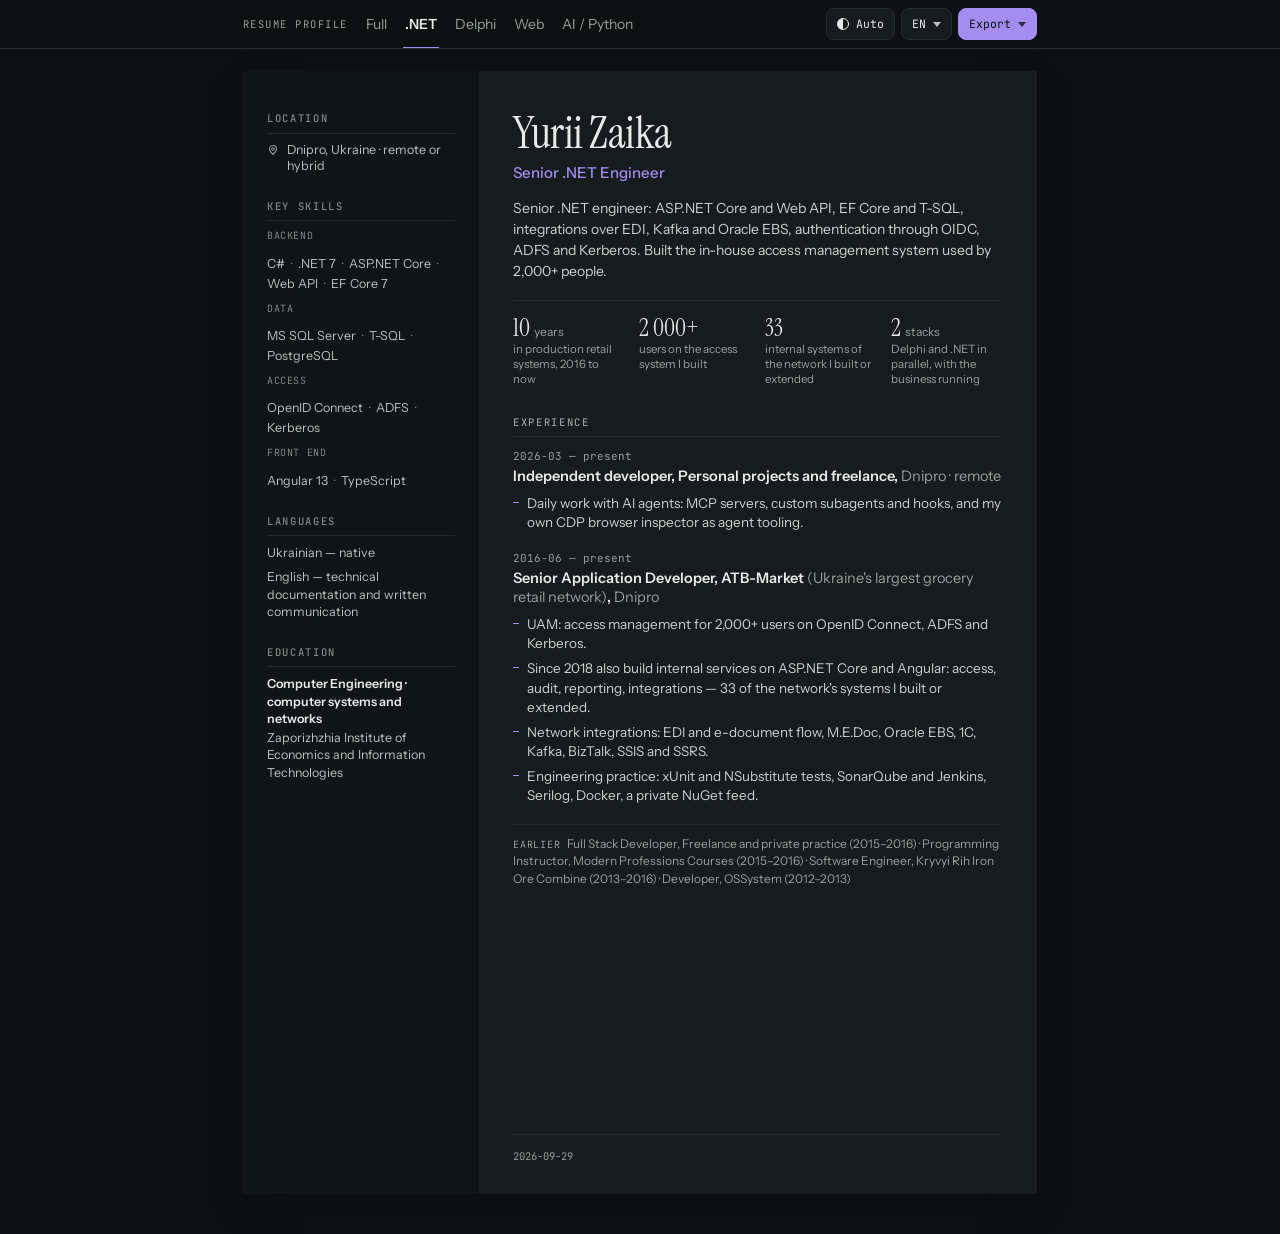
<file: output/site/dotnet/index.html>
<!doctype html>
<html lang="en">
<head>
<meta charset="utf-8">
<meta name="viewport" content="width=device-width,initial-scale=1">
<title>Yurii Zaika — Senior .NET Engineer</title>
<meta name="description" content="Senior .NET engineer: ASP.NET Core and Web API, EF Core and T-SQL, integrations over EDI, Kafka and Oracle EBS, authentication through OIDC, ADFS and Kerberos. Built the in-house access management system used by 2,000+ people.">
<link rel="preconnect" href="https://fonts.googleapis.com">
<link rel="preconnect" href="https://fonts.gstatic.com" crossorigin>
<link rel="stylesheet" href="https://fonts.googleapis.com/css2?family=Instrument+Sans:wght@400;500;600&family=Instrument+Serif&family=JetBrains+Mono:wght@400;500&display=swap">
<link rel="stylesheet" href="../assets/css/site.css">
</head>
<body data-target="dotnet">
<script>window.RESUME_DATA = {"profile": {"name": {"uk": "Юрій Заїка", "en": "Yurii Zaika"}, "location": {"uk": "Дніпро, Україна · віддалено або гібрид", "en": "Dnipro, Ukraine · remote or hybrid"}, "titles": {"full": {"uk": "Senior інженер ПЗ · .NET та Delphi", "en": "Senior Software Engineer · .NET & Delphi"}, "dotnet": {"uk": "Senior .NET інженер", "en": "Senior .NET Engineer"}, "delphi": {"uk": "Senior Delphi інженер · модернізація legacy", "en": "Senior Delphi Engineer · Legacy Modernization"}, "web": {"uk": "Full Stack інженер · .NET, Angular та React", "en": "Full Stack Engineer · .NET, Angular & React"}, "ai": {"uk": "AI / Python інженер", "en": "AI / Python Engineer"}}, "summary": {"full": {"uk": "Десять років усередині ядра АТБ-Маркет, найбільшої продуктової мережі України: сервіси на ASP.NET Core, що поступово забирають функції торгової системи на Delphi, якою щодня працюють магазини. Доступи для 2000+ користувачів, фіскальні та EDI-інтеграції, міграція клієнта з Delphi 6 на Delphi 12/13.", "en": "Ten years inside the core systems of ATB-Market, Ukraine's largest grocery retail network: ASP.NET Core services that keep taking over functions from the Delphi trading platform the stores run on daily. Access control for 2,000+ users, fiscal and EDI integrations, and an ongoing Delphi 6 to Delphi 12/13 client migration."}, "dotnet": {"uk": "Senior .NET інженер: ASP.NET Core та Web API, EF Core і T-SQL, інтеграції з EDI, Kafka та Oracle EBS, аутентифікація через OIDC, ADFS і Kerberos. Власна система керування доступом на 2000+ користувачів.", "en": "Senior .NET engineer: ASP.NET Core and Web API, EF Core and T-SQL, integrations over EDI, Kafka and Oracle EBS, authentication through OIDC, ADFS and Kerberos. Built the in-house access management system used by 2,000+ people."}, "delphi": {"uk": "Delphi-інженер, десять років відповідаю за клієнтську частину торгової системи найбільшої продуктової мережі України: десктопний VCL-застосунок, у якому щодня працюють магазини, MS SQL, фіскальний контур. Веду міграцію клієнта з Delphi 6 на Delphi 12/13 і написав інструмент звіряння інтерфейсу та мапінгу БД між версіями.", "en": "Delphi engineer, ten years owning the client side of the trading system at Ukraine's largest grocery network: the VCL desktop application its stores run on daily, MS SQL, the fiscal workflows. Currently migrating it from Delphi 6 to Delphi 12/13 with a purpose-built tool that diffs UI and database mappings between versions."}, "web": {"uk": "Full stack інженер: ASP.NET Core та Web API на бекенді, Angular (Kendo UI) і React / Next.js на фронті, real-time через SignalR. Внутрішні системи для роздрібної мережі — доступи, аудит, звітність, інтеграції.", "en": "Full stack engineer: ASP.NET Core and Web API on the back end, Angular (Kendo UI) and React / Next.js on the front, real-time over SignalR. Internal systems for a retail network: access control, audit, reporting, integrations."}, "ai": {"uk": "Десять років промислової розробки — тепер у Python та ML. Побудував голосовий пайплайн реального часу: faster-whisper на CUDA, діаризація pyannote, VAD і потокова обробка, з регресійними замірами затримки та real-time factor (RTF). Поряд — інструменти для LLM-агентів (MCP-сервери, власні субагенти, CDP-інспектор браузера) і конвеєри даних на SQLAlchemy та Playwright.", "en": "Ten years of production engineering, now applied to Python and ML. Built a real-time speech pipeline: faster-whisper on CUDA, pyannote diarization, VAD and streaming, with regression measurements of latency and real-time factor (RTF). Alongside it: tooling for LLM agents (MCP servers, custom subagents, a CDP browser inspector) and data pipelines on SQLAlchemy and Playwright."}}, "metrics": [{"value": "10", "unit": {"uk": "років", "en": "years"}, "label": {"uk": "у виробничих системах роздрібу, з 2016 і донині", "en": "in production retail systems, 2016 to now"}, "tags": ["full", "dotnet", "delphi", "web", "ai"]}, {"value": "2 000+", "unit": {"uk": "", "en": ""}, "label": {"uk": "користувачів у системі доступів, яку я побудував", "en": "users on the access system I built"}, "tags": ["full", "dotnet", "web"]}, {"value": "33", "unit": {"uk": "", "en": ""}, "label": {"uk": "внутрішні системи мережі, які я побудував або розширив", "en": "internal systems of the network I built or extended"}, "tags": ["full", "dotnet", "delphi", "web", "ai"]}, {"value": "2", "unit": {"uk": "стеки", "en": "stacks"}, "label": {"uk": "Delphi і .NET — паралельно, без зупинки бізнесу", "en": "Delphi and .NET in parallel, with the business running"}, "tags": ["full"]}, {"value": "6 → 12/13", "unit": {"uk": "Delphi", "en": "Delphi"}, "label": {"uk": "веду міграцію торгового клієнта між версіями, з 2024 і донині", "en": "leading the trading client migration between versions, 2024 to now"}, "tags": ["delphi"]}, {"value": "8", "unit": {"uk": "років", "en": "years"}, "label": {"uk": "будую внутрішні сервіси мережі на ASP.NET Core, з 2018", "en": "building the network's internal services on ASP.NET Core, since 2018"}, "tags": ["dotnet", "web"]}, {"value": "27", "unit": {"uk": "", "en": ""}, "label": {"uk": "репозиторіїв за 2026 рік: фриланс і власні проєкти", "en": "repositories in 2026: freelance and personal projects"}, "tags": ["ai", "python", "web"]}, {"value": "6", "unit": {"uk": "джерел", "en": "sources"}, "label": {"uk": "у конвеєрі збору оголошень: OLX, ЛУН, Rieltor, Metrazh, Telegram, FB", "en": "in the listings pipeline: OLX, LUN, Rieltor, Metrazh, Telegram, FB"}, "tags": ["ai", "python"]}], "sections": {"stack": {"uk": "Стек", "en": "Stack"}, "strengths": {"uk": "Що я зробив", "en": "What I delivered"}, "summary_cards": {"uk": "Коротко", "en": "At a glance"}, "projects": {"uk": "Ключові проєкти", "en": "Key projects"}, "details": {"uk": "Досвід", "en": "Experience"}, "education": {"uk": "Освіта та сертифікати", "en": "Education and certificates"}, "domain": {"uk": "Предметна область", "en": "Domain knowledge"}, "languages": {"uk": "Мови", "en": "Languages"}, "side": {"uk": "Код на GitHub", "en": "Code on GitHub"}}, "ui": {"auto": {"uk": "Авто", "en": "Auto"}, "light": {"uk": "Світла", "en": "Light"}, "dark": {"uk": "Темна", "en": "Dark"}, "pdf": {"uk": "PDF", "en": "PDF"}, "word": {"uk": "Word", "en": "Word"}, "markdown": {"uk": "Markdown", "en": "Markdown"}, "full": {"uk": "Все", "en": "Full"}, "dotnet": {"uk": ".NET", "en": ".NET"}, "delphi": {"uk": "Delphi", "en": "Delphi"}, "web": {"uk": "Web", "en": "Web"}, "ai": {"uk": "AI / Python", "en": "AI / Python"}, "ua": {"uk": "Укр", "en": "UA"}, "en": {"uk": "Анг", "en": "EN"}, "details_anchor": {"uk": "Деталі нижче", "en": "Details below"}, "present": {"uk": "донині", "en": "present"}, "earlier": {"uk": "Раніше", "en": "Earlier"}, "profiles_hint": {"uk": "Профіль резюме", "en": "Resume profile"}}}, "sections": {"stack": {"uk": "Стек", "en": "Stack"}, "strengths": {"uk": "Що я зробив", "en": "What I delivered"}, "summary_cards": {"uk": "Коротко", "en": "At a glance"}, "projects": {"uk": "Ключові проєкти", "en": "Key projects"}, "details": {"uk": "Досвід", "en": "Experience"}, "education": {"uk": "Освіта та сертифікати", "en": "Education and certificates"}, "domain": {"uk": "Предметна область", "en": "Domain knowledge"}, "languages": {"uk": "Мови", "en": "Languages"}, "side": {"uk": "Код на GitHub", "en": "Code on GitHub"}}, "ui": {"auto": {"uk": "Авто", "en": "Auto"}, "light": {"uk": "Світла", "en": "Light"}, "dark": {"uk": "Темна", "en": "Dark"}, "pdf": {"uk": "PDF", "en": "PDF"}, "word": {"uk": "Word", "en": "Word"}, "markdown": {"uk": "Markdown", "en": "Markdown"}, "full": {"uk": "Все", "en": "Full"}, "dotnet": {"uk": ".NET", "en": ".NET"}, "delphi": {"uk": "Delphi", "en": "Delphi"}, "web": {"uk": "Web", "en": "Web"}, "ai": {"uk": "AI / Python", "en": "AI / Python"}, "ua": {"uk": "Укр", "en": "UA"}, "en": {"uk": "Анг", "en": "EN"}, "details_anchor": {"uk": "Деталі нижче", "en": "Details below"}, "present": {"uk": "донині", "en": "present"}, "earlier": {"uk": "Раніше", "en": "Earlier"}, "profiles_hint": {"uk": "Профіль резюме", "en": "Resume profile"}}, "titleTextObj": {"uk": "Senior .NET інженер", "en": "Senior .NET Engineer"}, "summaryTextObj": {"uk": "Senior .NET інженер: ASP.NET Core та Web API, EF Core і T-SQL, інтеграції з EDI, Kafka та Oracle EBS, аутентифікація через OIDC, ADFS і Kerberos. Власна система керування доступом на 2000+ користувачів.", "en": "Senior .NET engineer: ASP.NET Core and Web API, EF Core and T-SQL, integrations over EDI, Kafka and Oracle EBS, authentication through OIDC, ADFS and Kerberos. Built the in-house access management system used by 2,000+ people."}};</script>
<script src="../assets/js/theme.js"></script>

<a class="skip" href="#main">Skip to content</a>

<header class="topbar">
  <div class="topbar-in">
    <nav class="profiles" aria-label="Resume profiles">
      <span class="profiles-hint" data-i18n-profiles-hint></span>
      <a href="../index.html" class="" data-i18n-nav-full></a>
      <a href="../dotnet/index.html" class="active" data-i18n-nav-dotnet></a>
      <a href="../delphi/index.html" class="" data-i18n-nav-delphi></a>
      <a href="../web/index.html" class="" data-i18n-nav-web></a>
      <a href="../ai/index.html" class="" data-i18n-nav-ai></a>
    </nav>
    <div class="tools">
      <button type="button" class="btn" data-theme-cycle aria-label="Theme"></button>
      <details class="dd dd-lang">
        <summary class="btn" data-i18n-lang-current></summary>
        <div class="menu">
          <button type="button" data-lang="uk"></button>
          <button type="button" data-lang="en"></button>
        </div>
      </details>
      <details class="dd dd-export">
        <summary class="btn primary" data-i18n-export></summary>
        <div class="menu">
          <a href="resume.pdf" data-dl-pdf data-i18n-btn-pdf></a>
          <a href="resume.docx" data-dl-docx data-i18n-btn-word></a>
          <a href="resume.md" data-dl-md data-i18n-btn-markdown></a>
        </div>
      </details>
    </div>
  </div>
</header>

<div class="page">

  <div class="sheet">

    <aside class="side">
      <section class="sblock">
        <h2 data-i18n-section-location></h2>
        <ul class="contacts">
          <li class="c-place" data-uk="Дніпро, Україна · віддалено або гібрид" data-en="Dnipro, Ukraine · remote or hybrid">Dnipro, Ukraine · remote or hybrid</li>
        </ul>
      </section>

      <section class="sblock">
        <h2 data-i18n-section-stack></h2>
        <dl class="stack">
          <dt data-uk="Бекенд" data-en="Backend">Backend</dt>
          <dd><span data-uk="C#" data-en="C#">C#</span> <span data-uk=".NET 7" data-en=".NET 7">.NET 7</span> <span data-uk="ASP.NET Core" data-en="ASP.NET Core">ASP.NET Core</span> <span data-uk="Web API" data-en="Web API">Web API</span> <span data-uk="EF Core 7" data-en="EF Core 7">EF Core 7</span> </dd>
          <dt data-uk="Дані" data-en="Data">Data</dt>
          <dd><span data-uk="MS SQL Server" data-en="MS SQL Server">MS SQL Server</span> <span data-uk="T-SQL" data-en="T-SQL">T-SQL</span> <span data-uk="PostgreSQL" data-en="PostgreSQL">PostgreSQL</span> </dd>
          <dt data-uk="Доступи" data-en="Access">Access</dt>
          <dd><span data-uk="OpenID Connect" data-en="OpenID Connect">OpenID Connect</span> <span data-uk="ADFS" data-en="ADFS">ADFS</span> <span data-uk="Kerberos" data-en="Kerberos">Kerberos</span> </dd>
          <dt data-uk="Фронтенд" data-en="Front end">Front end</dt>
          <dd><span data-uk="Angular 13" data-en="Angular 13">Angular 13</span> <span data-uk="TypeScript" data-en="TypeScript">TypeScript</span> </dd>
        </dl>
      </section>

      <section class="sblock">
        <h2 data-i18n-section-languages></h2>
        <ul class="plain">
          <li data-uk="Українська — рідна" data-en="Ukrainian — native">Ukrainian — native</li>
          <li data-uk="Англійська — технічна документація і листування" data-en="English — technical documentation and written communication">English — technical documentation and written communication</li>
        </ul>
      </section>

      <section class="sblock">
        <h2 data-i18n-section-education></h2>
        <ul class="plain edu">
          <li>
            <b data-uk="Комп'ютерна інженерія · комп'ютерні системи та мережі" data-en="Computer Engineering · computer systems and networks">Computer Engineering · computer systems and networks</b>
            <span data-uk="Запорізький інститут економіки та інформаційних технологій" data-en="Zaporizhzhia Institute of Economics and Information Technologies">Zaporizhzhia Institute of Economics and Information Technologies</span>
            <span class="when"></span>
          </li>
        </ul>
      </section>
    </aside>

    <main id="main" class="body">
      <header class="head">
        <h1 data-i18n-name>Yurii Zaika</h1>
        <p class="role" data-i18n-target-title>Senior .NET Engineer</p>
        <p class="summary" data-i18n-summary>Senior .NET engineer: ASP.NET Core and Web API, EF Core and T-SQL, integrations over EDI, Kafka and Oracle EBS, authentication through OIDC, ADFS and Kerberos. Built the in-house access management system used by 2,000+ people.</p>
      </header>

      <ul class="figures">
        <li>
          <b>10 <span data-uk="років" data-en="years">years</span></b>
          <span data-uk="у виробничих системах роздрібу, з 2016 і донині" data-en="in production retail systems, 2016 to now">in production retail systems, 2016 to now</span>
        </li>
        <li>
          <b>2 000+</b>
          <span data-uk="користувачів у системі доступів, яку я побудував" data-en="users on the access system I built">users on the access system I built</span>
        </li>
        <li>
          <b>33</b>
          <span data-uk="внутрішні системи мережі, які я побудував або розширив" data-en="internal systems of the network I built or extended">internal systems of the network I built or extended</span>
        </li>
        <li>
          <b>2 <span data-uk="стеки" data-en="stacks">stacks</span></b>
          <span data-uk="Delphi і .NET — паралельно, без зупинки бізнесу" data-en="Delphi and .NET in parallel, with the business running">Delphi and .NET in parallel, with the business running</span>
        </li>
      </ul>

      <section class="block">
        <h2 data-i18n-section-details></h2>
        <article class="job">
          <p class="when">2026-03 — <span data-i18n-present></span></p>
          <h3><span data-uk="Незалежний розробник" data-en="Independent developer">Independent developer</span>, <span data-uk="Власні проєкти та фриланс" data-en="Personal projects and freelance">Personal projects and freelance</span>, <span class="city" data-uk="Дніпро · віддалено" data-en="Dnipro · remote">Dnipro · remote</span></h3>
          <ul class="points">
            <li data-uk="Щоденна робота з ШІ-агентами: MCP-сервери, власні субагенти та хуки, свій CDP-інспектор браузера як інструмент для агентів." data-en="Daily work with AI agents: MCP servers, custom subagents and hooks, and my own CDP browser inspector as agent tooling.">Daily work with AI agents: MCP servers, custom subagents and hooks, and my own CDP browser inspector as agent tooling.</li>
          </ul>
        </article>
        <article class="job">
          <p class="when">2016-06 — <span data-i18n-present></span></p>
          <h3><span data-uk="Провідний прикладний програміст" data-en="Senior Application Developer">Senior Application Developer</span>, <span data-uk="АТБ-Маркет" data-en="ATB-Market">ATB-Market</span> <span class="note" data-uk="(найбільша продуктова мережа України)" data-en="(Ukraine's largest grocery retail network)">(Ukraine's largest grocery retail network)</span>, <span class="city" data-uk="Дніпро" data-en="Dnipro">Dnipro</span></h3>
          <ul class="points">
            <li data-uk="UAM: система керування доступом для 2000+ користувачів на OpenID Connect, ADFS і Kerberos." data-en="UAM: access management for 2,000+ users on OpenID Connect, ADFS and Kerberos.">UAM: access management for 2,000+ users on OpenID Connect, ADFS and Kerberos.</li>
            <li data-uk="З 2018 паралельно будую внутрішні сервіси на ASP.NET Core і Angular: доступи, аудит, звітність, інтеграції — 33 системи мережі, які я побудував або розширив." data-en="Since 2018 also build internal services on ASP.NET Core and Angular: access, audit, reporting, integrations — 33 of the network's systems I built or extended.">Since 2018 also build internal services on ASP.NET Core and Angular: access, audit, reporting, integrations — 33 of the network's systems I built or extended.</li>
            <li data-uk="Інтеграції мережі: EDI та ЕДО, M.E.Doc, Oracle EBS, 1C, Kafka, BizTalk, SSIS та SSRS." data-en="Network integrations: EDI and e-document flow, M.E.Doc, Oracle EBS, 1C, Kafka, BizTalk, SSIS and SSRS.">Network integrations: EDI and e-document flow, M.E.Doc, Oracle EBS, 1C, Kafka, BizTalk, SSIS and SSRS.</li>
            <li data-uk="Інженерна практика: тести на xUnit і NSubstitute, SonarQube та Jenkins, Serilog, Docker, приватний NuGet." data-en="Engineering practice: xUnit and NSubstitute tests, SonarQube and Jenkins, Serilog, Docker, a private NuGet feed.">Engineering practice: xUnit and NSubstitute tests, SonarQube and Jenkins, Serilog, Docker, a private NuGet feed.</li>
          </ul>
        </article>
        <p class="earlier"><span class="lbl" data-i18n-earlier></span> <span data-uk="Фулстек-розробник, Фриланс і приватна практика (2015–2016) · Викладач програмування, Курси сучасних професій (2015–2016) · Інженер-програміст, Криворізький залізорудний комбінат (2013–2016) · Програміст, ОССистем (2012–2013)" data-en="Full Stack Developer, Freelance and private practice (2015–2016) · Programming Instructor, Modern Professions Courses (2015–2016) · Software Engineer, Kryvyi Rih Iron Ore Combine (2013–2016) · Developer, OSSystem (2012–2013)">Full Stack Developer, Freelance and private practice (2015–2016) · Programming Instructor, Modern Professions Courses (2015–2016) · Software Engineer, Kryvyi Rih Iron Ore Combine (2013–2016) · Developer, OSSystem (2012–2013)</span></p>
      </section>

      <footer class="foot">
        <span class="muted">2026-09-29</span>
      </footer>
    </main>

  </div>
</div>

<script src="../assets/js/i18n.js"></script>
</body>
</html>
</file>
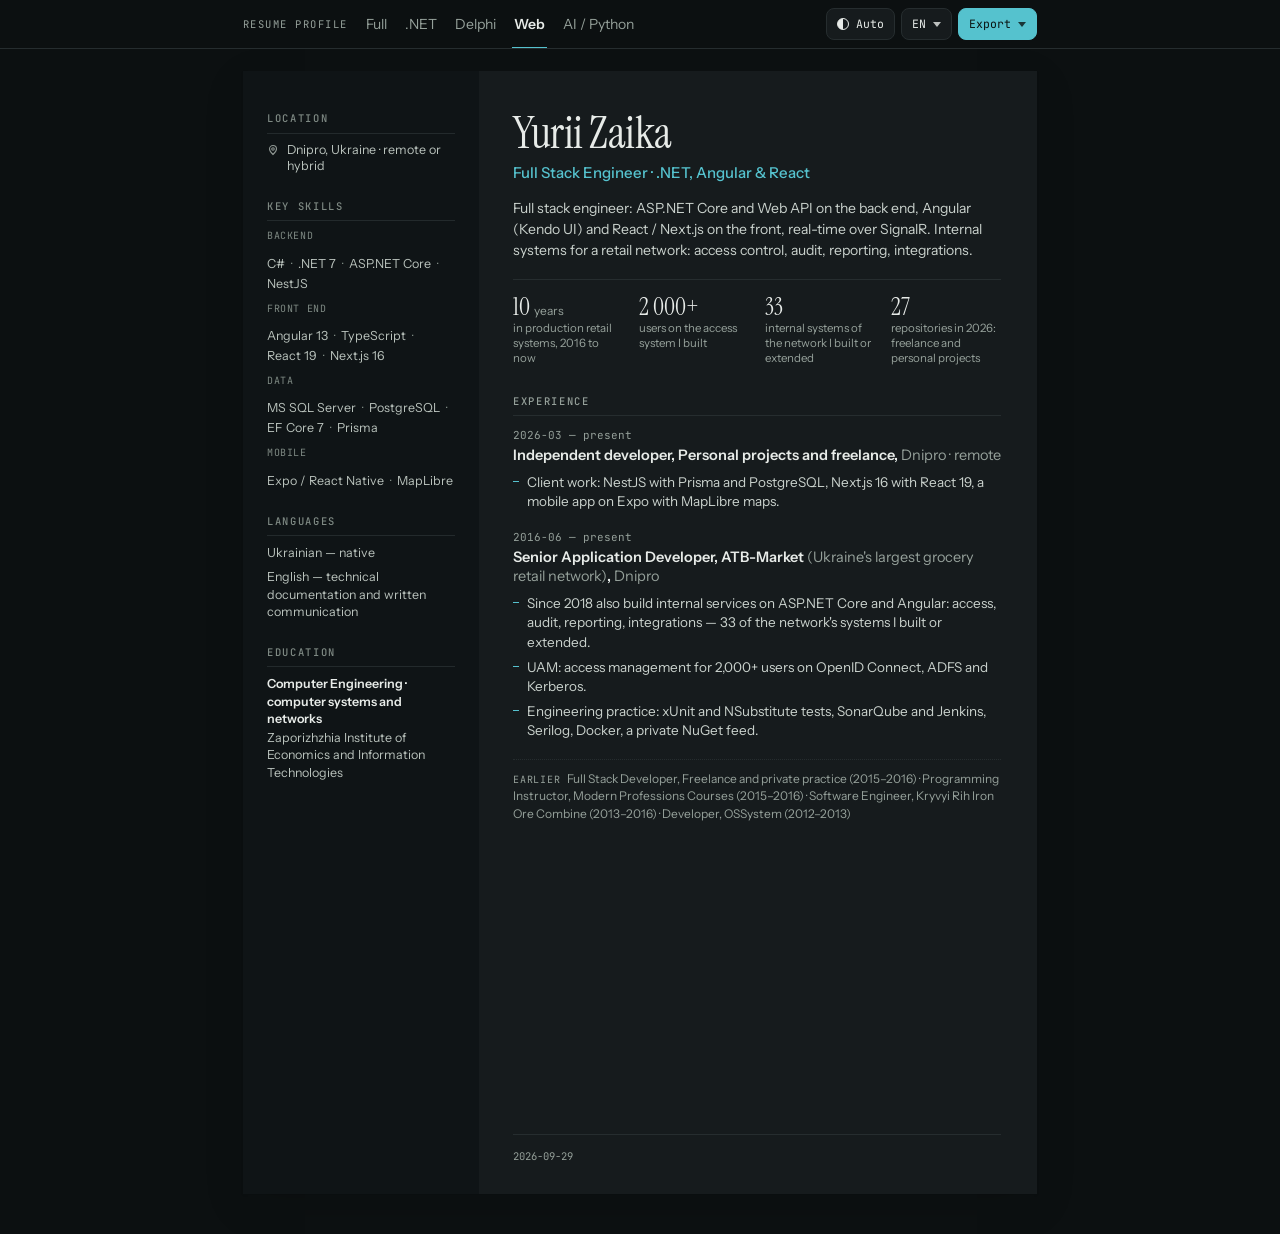
<file: output/site/web/index.html>
<!doctype html>
<html lang="en">
<head>
<meta charset="utf-8">
<meta name="viewport" content="width=device-width,initial-scale=1">
<title>Yurii Zaika — Full Stack Engineer · .NET, Angular & React</title>
<meta name="description" content="Full stack engineer: ASP.NET Core and Web API on the back end, Angular (Kendo UI) and React / Next.js on the front, real-time over SignalR. Internal systems for a retail network: access control, audit, reporting, integrations.">
<link rel="preconnect" href="https://fonts.googleapis.com">
<link rel="preconnect" href="https://fonts.gstatic.com" crossorigin>
<link rel="stylesheet" href="https://fonts.googleapis.com/css2?family=Instrument+Sans:wght@400;500;600&family=Instrument+Serif&family=JetBrains+Mono:wght@400;500&display=swap">
<link rel="stylesheet" href="../assets/css/site.css">
</head>
<body data-target="web">
<script>window.RESUME_DATA = {"profile": {"name": {"uk": "Юрій Заїка", "en": "Yurii Zaika"}, "location": {"uk": "Дніпро, Україна · віддалено або гібрид", "en": "Dnipro, Ukraine · remote or hybrid"}, "titles": {"full": {"uk": "Senior інженер ПЗ · .NET та Delphi", "en": "Senior Software Engineer · .NET & Delphi"}, "dotnet": {"uk": "Senior .NET інженер", "en": "Senior .NET Engineer"}, "delphi": {"uk": "Senior Delphi інженер · модернізація legacy", "en": "Senior Delphi Engineer · Legacy Modernization"}, "web": {"uk": "Full Stack інженер · .NET, Angular та React", "en": "Full Stack Engineer · .NET, Angular & React"}, "ai": {"uk": "AI / Python інженер", "en": "AI / Python Engineer"}}, "summary": {"full": {"uk": "Десять років усередині ядра АТБ-Маркет, найбільшої продуктової мережі України: сервіси на ASP.NET Core, що поступово забирають функції торгової системи на Delphi, якою щодня працюють магазини. Доступи для 2000+ користувачів, фіскальні та EDI-інтеграції, міграція клієнта з Delphi 6 на Delphi 12/13.", "en": "Ten years inside the core systems of ATB-Market, Ukraine's largest grocery retail network: ASP.NET Core services that keep taking over functions from the Delphi trading platform the stores run on daily. Access control for 2,000+ users, fiscal and EDI integrations, and an ongoing Delphi 6 to Delphi 12/13 client migration."}, "dotnet": {"uk": "Senior .NET інженер: ASP.NET Core та Web API, EF Core і T-SQL, інтеграції з EDI, Kafka та Oracle EBS, аутентифікація через OIDC, ADFS і Kerberos. Власна система керування доступом на 2000+ користувачів.", "en": "Senior .NET engineer: ASP.NET Core and Web API, EF Core and T-SQL, integrations over EDI, Kafka and Oracle EBS, authentication through OIDC, ADFS and Kerberos. Built the in-house access management system used by 2,000+ people."}, "delphi": {"uk": "Delphi-інженер, десять років відповідаю за клієнтську частину торгової системи найбільшої продуктової мережі України: десктопний VCL-застосунок, у якому щодня працюють магазини, MS SQL, фіскальний контур. Веду міграцію клієнта з Delphi 6 на Delphi 12/13 і написав інструмент звіряння інтерфейсу та мапінгу БД між версіями.", "en": "Delphi engineer, ten years owning the client side of the trading system at Ukraine's largest grocery network: the VCL desktop application its stores run on daily, MS SQL, the fiscal workflows. Currently migrating it from Delphi 6 to Delphi 12/13 with a purpose-built tool that diffs UI and database mappings between versions."}, "web": {"uk": "Full stack інженер: ASP.NET Core та Web API на бекенді, Angular (Kendo UI) і React / Next.js на фронті, real-time через SignalR. Внутрішні системи для роздрібної мережі — доступи, аудит, звітність, інтеграції.", "en": "Full stack engineer: ASP.NET Core and Web API on the back end, Angular (Kendo UI) and React / Next.js on the front, real-time over SignalR. Internal systems for a retail network: access control, audit, reporting, integrations."}, "ai": {"uk": "Десять років промислової розробки — тепер у Python та ML. Побудував голосовий пайплайн реального часу: faster-whisper на CUDA, діаризація pyannote, VAD і потокова обробка, з регресійними замірами затримки та real-time factor (RTF). Поряд — інструменти для LLM-агентів (MCP-сервери, власні субагенти, CDP-інспектор браузера) і конвеєри даних на SQLAlchemy та Playwright.", "en": "Ten years of production engineering, now applied to Python and ML. Built a real-time speech pipeline: faster-whisper on CUDA, pyannote diarization, VAD and streaming, with regression measurements of latency and real-time factor (RTF). Alongside it: tooling for LLM agents (MCP servers, custom subagents, a CDP browser inspector) and data pipelines on SQLAlchemy and Playwright."}}, "metrics": [{"value": "10", "unit": {"uk": "років", "en": "years"}, "label": {"uk": "у виробничих системах роздрібу, з 2016 і донині", "en": "in production retail systems, 2016 to now"}, "tags": ["full", "dotnet", "delphi", "web", "ai"]}, {"value": "2 000+", "unit": {"uk": "", "en": ""}, "label": {"uk": "користувачів у системі доступів, яку я побудував", "en": "users on the access system I built"}, "tags": ["full", "dotnet", "web"]}, {"value": "33", "unit": {"uk": "", "en": ""}, "label": {"uk": "внутрішні системи мережі, які я побудував або розширив", "en": "internal systems of the network I built or extended"}, "tags": ["full", "dotnet", "delphi", "web", "ai"]}, {"value": "2", "unit": {"uk": "стеки", "en": "stacks"}, "label": {"uk": "Delphi і .NET — паралельно, без зупинки бізнесу", "en": "Delphi and .NET in parallel, with the business running"}, "tags": ["full"]}, {"value": "6 → 12/13", "unit": {"uk": "Delphi", "en": "Delphi"}, "label": {"uk": "веду міграцію торгового клієнта між версіями, з 2024 і донині", "en": "leading the trading client migration between versions, 2024 to now"}, "tags": ["delphi"]}, {"value": "8", "unit": {"uk": "років", "en": "years"}, "label": {"uk": "будую внутрішні сервіси мережі на ASP.NET Core, з 2018", "en": "building the network's internal services on ASP.NET Core, since 2018"}, "tags": ["dotnet", "web"]}, {"value": "27", "unit": {"uk": "", "en": ""}, "label": {"uk": "репозиторіїв за 2026 рік: фриланс і власні проєкти", "en": "repositories in 2026: freelance and personal projects"}, "tags": ["ai", "python", "web"]}, {"value": "6", "unit": {"uk": "джерел", "en": "sources"}, "label": {"uk": "у конвеєрі збору оголошень: OLX, ЛУН, Rieltor, Metrazh, Telegram, FB", "en": "in the listings pipeline: OLX, LUN, Rieltor, Metrazh, Telegram, FB"}, "tags": ["ai", "python"]}], "sections": {"stack": {"uk": "Стек", "en": "Stack"}, "strengths": {"uk": "Що я зробив", "en": "What I delivered"}, "summary_cards": {"uk": "Коротко", "en": "At a glance"}, "projects": {"uk": "Ключові проєкти", "en": "Key projects"}, "details": {"uk": "Досвід", "en": "Experience"}, "education": {"uk": "Освіта та сертифікати", "en": "Education and certificates"}, "domain": {"uk": "Предметна область", "en": "Domain knowledge"}, "languages": {"uk": "Мови", "en": "Languages"}, "side": {"uk": "Код на GitHub", "en": "Code on GitHub"}}, "ui": {"auto": {"uk": "Авто", "en": "Auto"}, "light": {"uk": "Світла", "en": "Light"}, "dark": {"uk": "Темна", "en": "Dark"}, "pdf": {"uk": "PDF", "en": "PDF"}, "word": {"uk": "Word", "en": "Word"}, "markdown": {"uk": "Markdown", "en": "Markdown"}, "full": {"uk": "Все", "en": "Full"}, "dotnet": {"uk": ".NET", "en": ".NET"}, "delphi": {"uk": "Delphi", "en": "Delphi"}, "web": {"uk": "Web", "en": "Web"}, "ai": {"uk": "AI / Python", "en": "AI / Python"}, "ua": {"uk": "Укр", "en": "UA"}, "en": {"uk": "Анг", "en": "EN"}, "details_anchor": {"uk": "Деталі нижче", "en": "Details below"}, "present": {"uk": "донині", "en": "present"}, "earlier": {"uk": "Раніше", "en": "Earlier"}, "profiles_hint": {"uk": "Профіль резюме", "en": "Resume profile"}}}, "sections": {"stack": {"uk": "Стек", "en": "Stack"}, "strengths": {"uk": "Що я зробив", "en": "What I delivered"}, "summary_cards": {"uk": "Коротко", "en": "At a glance"}, "projects": {"uk": "Ключові проєкти", "en": "Key projects"}, "details": {"uk": "Досвід", "en": "Experience"}, "education": {"uk": "Освіта та сертифікати", "en": "Education and certificates"}, "domain": {"uk": "Предметна область", "en": "Domain knowledge"}, "languages": {"uk": "Мови", "en": "Languages"}, "side": {"uk": "Код на GitHub", "en": "Code on GitHub"}}, "ui": {"auto": {"uk": "Авто", "en": "Auto"}, "light": {"uk": "Світла", "en": "Light"}, "dark": {"uk": "Темна", "en": "Dark"}, "pdf": {"uk": "PDF", "en": "PDF"}, "word": {"uk": "Word", "en": "Word"}, "markdown": {"uk": "Markdown", "en": "Markdown"}, "full": {"uk": "Все", "en": "Full"}, "dotnet": {"uk": ".NET", "en": ".NET"}, "delphi": {"uk": "Delphi", "en": "Delphi"}, "web": {"uk": "Web", "en": "Web"}, "ai": {"uk": "AI / Python", "en": "AI / Python"}, "ua": {"uk": "Укр", "en": "UA"}, "en": {"uk": "Анг", "en": "EN"}, "details_anchor": {"uk": "Деталі нижче", "en": "Details below"}, "present": {"uk": "донині", "en": "present"}, "earlier": {"uk": "Раніше", "en": "Earlier"}, "profiles_hint": {"uk": "Профіль резюме", "en": "Resume profile"}}, "titleTextObj": {"uk": "Full Stack інженер · .NET, Angular та React", "en": "Full Stack Engineer · .NET, Angular & React"}, "summaryTextObj": {"uk": "Full stack інженер: ASP.NET Core та Web API на бекенді, Angular (Kendo UI) і React / Next.js на фронті, real-time через SignalR. Внутрішні системи для роздрібної мережі — доступи, аудит, звітність, інтеграції.", "en": "Full stack engineer: ASP.NET Core and Web API on the back end, Angular (Kendo UI) and React / Next.js on the front, real-time over SignalR. Internal systems for a retail network: access control, audit, reporting, integrations."}};</script>
<script src="../assets/js/theme.js"></script>

<a class="skip" href="#main">Skip to content</a>

<header class="topbar">
  <div class="topbar-in">
    <nav class="profiles" aria-label="Resume profiles">
      <span class="profiles-hint" data-i18n-profiles-hint></span>
      <a href="../index.html" class="" data-i18n-nav-full></a>
      <a href="../dotnet/index.html" class="" data-i18n-nav-dotnet></a>
      <a href="../delphi/index.html" class="" data-i18n-nav-delphi></a>
      <a href="../web/index.html" class="active" data-i18n-nav-web></a>
      <a href="../ai/index.html" class="" data-i18n-nav-ai></a>
    </nav>
    <div class="tools">
      <button type="button" class="btn" data-theme-cycle aria-label="Theme"></button>
      <details class="dd dd-lang">
        <summary class="btn" data-i18n-lang-current></summary>
        <div class="menu">
          <button type="button" data-lang="uk"></button>
          <button type="button" data-lang="en"></button>
        </div>
      </details>
      <details class="dd dd-export">
        <summary class="btn primary" data-i18n-export></summary>
        <div class="menu">
          <a href="resume.pdf" data-dl-pdf data-i18n-btn-pdf></a>
          <a href="resume.docx" data-dl-docx data-i18n-btn-word></a>
          <a href="resume.md" data-dl-md data-i18n-btn-markdown></a>
        </div>
      </details>
    </div>
  </div>
</header>

<div class="page">

  <div class="sheet">

    <aside class="side">
      <section class="sblock">
        <h2 data-i18n-section-location></h2>
        <ul class="contacts">
          <li class="c-place" data-uk="Дніпро, Україна · віддалено або гібрид" data-en="Dnipro, Ukraine · remote or hybrid">Dnipro, Ukraine · remote or hybrid</li>
        </ul>
      </section>

      <section class="sblock">
        <h2 data-i18n-section-stack></h2>
        <dl class="stack">
          <dt data-uk="Бекенд" data-en="Backend">Backend</dt>
          <dd><span data-uk="C#" data-en="C#">C#</span> <span data-uk=".NET 7" data-en=".NET 7">.NET 7</span> <span data-uk="ASP.NET Core" data-en="ASP.NET Core">ASP.NET Core</span> <span data-uk="NestJS" data-en="NestJS">NestJS</span> </dd>
          <dt data-uk="Фронтенд" data-en="Front end">Front end</dt>
          <dd><span data-uk="Angular 13" data-en="Angular 13">Angular 13</span> <span data-uk="TypeScript" data-en="TypeScript">TypeScript</span> <span data-uk="React 19" data-en="React 19">React 19</span> <span data-uk="Next.js 16" data-en="Next.js 16">Next.js 16</span> </dd>
          <dt data-uk="Дані" data-en="Data">Data</dt>
          <dd><span data-uk="MS SQL Server" data-en="MS SQL Server">MS SQL Server</span> <span data-uk="PostgreSQL" data-en="PostgreSQL">PostgreSQL</span> <span data-uk="EF Core 7" data-en="EF Core 7">EF Core 7</span> <span data-uk="Prisma" data-en="Prisma">Prisma</span> </dd>
          <dt data-uk="Мобільне" data-en="Mobile">Mobile</dt>
          <dd><span data-uk="Expo / React Native" data-en="Expo / React Native">Expo / React Native</span> <span data-uk="MapLibre" data-en="MapLibre">MapLibre</span> </dd>
        </dl>
      </section>

      <section class="sblock">
        <h2 data-i18n-section-languages></h2>
        <ul class="plain">
          <li data-uk="Українська — рідна" data-en="Ukrainian — native">Ukrainian — native</li>
          <li data-uk="Англійська — технічна документація і листування" data-en="English — technical documentation and written communication">English — technical documentation and written communication</li>
        </ul>
      </section>

      <section class="sblock">
        <h2 data-i18n-section-education></h2>
        <ul class="plain edu">
          <li>
            <b data-uk="Комп'ютерна інженерія · комп'ютерні системи та мережі" data-en="Computer Engineering · computer systems and networks">Computer Engineering · computer systems and networks</b>
            <span data-uk="Запорізький інститут економіки та інформаційних технологій" data-en="Zaporizhzhia Institute of Economics and Information Technologies">Zaporizhzhia Institute of Economics and Information Technologies</span>
            <span class="when"></span>
          </li>
        </ul>
      </section>
    </aside>

    <main id="main" class="body">
      <header class="head">
        <h1 data-i18n-name>Yurii Zaika</h1>
        <p class="role" data-i18n-target-title>Full Stack Engineer · .NET, Angular & React</p>
        <p class="summary" data-i18n-summary>Full stack engineer: ASP.NET Core and Web API on the back end, Angular (Kendo UI) and React / Next.js on the front, real-time over SignalR. Internal systems for a retail network: access control, audit, reporting, integrations.</p>
      </header>

      <ul class="figures">
        <li>
          <b>10 <span data-uk="років" data-en="years">years</span></b>
          <span data-uk="у виробничих системах роздрібу, з 2016 і донині" data-en="in production retail systems, 2016 to now">in production retail systems, 2016 to now</span>
        </li>
        <li>
          <b>2 000+</b>
          <span data-uk="користувачів у системі доступів, яку я побудував" data-en="users on the access system I built">users on the access system I built</span>
        </li>
        <li>
          <b>33</b>
          <span data-uk="внутрішні системи мережі, які я побудував або розширив" data-en="internal systems of the network I built or extended">internal systems of the network I built or extended</span>
        </li>
        <li>
          <b>27</b>
          <span data-uk="репозиторіїв за 2026 рік: фриланс і власні проєкти" data-en="repositories in 2026: freelance and personal projects">repositories in 2026: freelance and personal projects</span>
        </li>
      </ul>

      <section class="block">
        <h2 data-i18n-section-details></h2>
        <article class="job">
          <p class="when">2026-03 — <span data-i18n-present></span></p>
          <h3><span data-uk="Незалежний розробник" data-en="Independent developer">Independent developer</span>, <span data-uk="Власні проєкти та фриланс" data-en="Personal projects and freelance">Personal projects and freelance</span>, <span class="city" data-uk="Дніпро · віддалено" data-en="Dnipro · remote">Dnipro · remote</span></h3>
          <ul class="points">
            <li data-uk="Клієнтські проєкти: NestJS з Prisma і PostgreSQL, Next.js 16 з React 19, мобільний застосунок на Expo з картами MapLibre." data-en="Client work: NestJS with Prisma and PostgreSQL, Next.js 16 with React 19, a mobile app on Expo with MapLibre maps.">Client work: NestJS with Prisma and PostgreSQL, Next.js 16 with React 19, a mobile app on Expo with MapLibre maps.</li>
          </ul>
        </article>
        <article class="job">
          <p class="when">2016-06 — <span data-i18n-present></span></p>
          <h3><span data-uk="Провідний прикладний програміст" data-en="Senior Application Developer">Senior Application Developer</span>, <span data-uk="АТБ-Маркет" data-en="ATB-Market">ATB-Market</span> <span class="note" data-uk="(найбільша продуктова мережа України)" data-en="(Ukraine's largest grocery retail network)">(Ukraine's largest grocery retail network)</span>, <span class="city" data-uk="Дніпро" data-en="Dnipro">Dnipro</span></h3>
          <ul class="points">
            <li data-uk="З 2018 паралельно будую внутрішні сервіси на ASP.NET Core і Angular: доступи, аудит, звітність, інтеграції — 33 системи мережі, які я побудував або розширив." data-en="Since 2018 also build internal services on ASP.NET Core and Angular: access, audit, reporting, integrations — 33 of the network's systems I built or extended.">Since 2018 also build internal services on ASP.NET Core and Angular: access, audit, reporting, integrations — 33 of the network's systems I built or extended.</li>
            <li data-uk="UAM: система керування доступом для 2000+ користувачів на OpenID Connect, ADFS і Kerberos." data-en="UAM: access management for 2,000+ users on OpenID Connect, ADFS and Kerberos.">UAM: access management for 2,000+ users on OpenID Connect, ADFS and Kerberos.</li>
            <li data-uk="Інженерна практика: тести на xUnit і NSubstitute, SonarQube та Jenkins, Serilog, Docker, приватний NuGet." data-en="Engineering practice: xUnit and NSubstitute tests, SonarQube and Jenkins, Serilog, Docker, a private NuGet feed.">Engineering practice: xUnit and NSubstitute tests, SonarQube and Jenkins, Serilog, Docker, a private NuGet feed.</li>
          </ul>
        </article>
        <p class="earlier"><span class="lbl" data-i18n-earlier></span> <span data-uk="Фулстек-розробник, Фриланс і приватна практика (2015–2016) · Викладач програмування, Курси сучасних професій (2015–2016) · Інженер-програміст, Криворізький залізорудний комбінат (2013–2016) · Програміст, ОССистем (2012–2013)" data-en="Full Stack Developer, Freelance and private practice (2015–2016) · Programming Instructor, Modern Professions Courses (2015–2016) · Software Engineer, Kryvyi Rih Iron Ore Combine (2013–2016) · Developer, OSSystem (2012–2013)">Full Stack Developer, Freelance and private practice (2015–2016) · Programming Instructor, Modern Professions Courses (2015–2016) · Software Engineer, Kryvyi Rih Iron Ore Combine (2013–2016) · Developer, OSSystem (2012–2013)</span></p>
      </section>

      <footer class="foot">
        <span class="muted">2026-09-29</span>
      </footer>
    </main>

  </div>
</div>

<script src="../assets/js/i18n.js"></script>
</body>
</html>
</file>
<file: output/site/assets/css/site.css>
/* ---------------------------------------------------------------
   One-page resume: an A4 sheet with a dark side column.
   Screen: the sheet at A4 proportions on a tinted ground.
   Print: exactly one A4 page, the side column running full height.
   Type: Instrument Serif (name) · Instrument Sans (text) · JetBrains Mono (data)
   --------------------------------------------------------------- */

:root{
  --ground:#E6E8E5;
  --sheet:#FFFFFF;
  --side:#2B3034;
  --side-ink:#F2F4F1;
  --side-soft:#C9CFCA;
  --side-muted:#98A19B;
  --side-line:#3E4449;
  --ink:#111417;
  --ink-soft:#2C3335;
  --muted:#5C6560;
  --line:#DCE0DA;
  --accent:#14614E;
  --accent-soft:#E3EFE9;
  --accent-ink:#FFFFFF;
  color-scheme:light;
}
:root[data-theme="dark"]{
  --ground:#0C1011;
  --sheet:#161B1D;
  --side:#0F1416;
  --side-ink:#E7EBE8;
  --side-soft:#B9C2BC;
  --side-muted:#7E8983;
  --side-line:#232A2C;
  --ink:#E7EBE8;
  --ink-soft:#CAD2CD;
  --muted:#95A09A;
  --line:#262D2F;
  --accent:#5CC79E;
  --accent-soft:#16332A;
  --accent-ink:#0A1311;
  color-scheme:dark;
}

body[data-target="dotnet"]{--accent:#4B32A8;--accent-soft:#EAE6F8}
body[data-target="delphi"]{--accent:#9E4522;--accent-soft:#F6E7DF}
body[data-target="web"]{--accent:#0F6472;--accent-soft:#E0EEF1}
body[data-target="ai"]{--accent:#7A3E8F;--accent-soft:#F1E6F5}
:root[data-theme="dark"] body[data-target="dotnet"]{--accent:#A48CF0;--accent-soft:#221B3C}
:root[data-theme="dark"] body[data-target="delphi"]{--accent:#E0875C;--accent-soft:#332015}
:root[data-theme="dark"] body[data-target="web"]{--accent:#55C2CE;--accent-soft:#122E33}
:root[data-theme="dark"] body[data-target="ai"]{--accent:#C98BDD;--accent-soft:#2E1C35}

*{box-sizing:border-box}
html,body{margin:0;padding:0}
body{
  background:var(--ground);
  color:var(--ink);
  font-family:"Instrument Sans","Segoe UI",Helvetica,Arial,sans-serif;
  font-size:14px;
  line-height:1.45;
  -webkit-font-smoothing:antialiased;
}
a{color:var(--accent)}
a:focus-visible,button:focus-visible{outline:2px solid var(--accent);outline-offset:2px}
.skip{position:absolute;left:-9999px;top:0;background:var(--accent);color:var(--accent-ink);padding:10px 14px;z-index:5}
.skip:focus{left:12px;top:12px}
p{margin:0}
h2{
  margin:0 0 8px;font-family:"JetBrains Mono",monospace;font-size:10.5px;font-weight:500;
  letter-spacing:.16em;text-transform:uppercase;
}

.page{max-width:794px;margin:0 auto;padding:22px 0 40px}

/* ---------- sticky top bar: profiles left, controls right ---------- */
.topbar{
  position:sticky;top:0;z-index:20;
  background:var(--ground);border-bottom:1px solid var(--line);
}
.topbar-in{
  max-width:794px;margin:0 auto;min-height:48px;
  display:flex;align-items:center;justify-content:space-between;gap:8px 16px;
}
.profiles{display:flex;align-items:center;gap:0 14px;min-width:0;overflow-x:auto;scrollbar-width:none}
.profiles::-webkit-scrollbar{display:none}
.profiles-hint{
  font-family:"JetBrains Mono",monospace;font-size:10.5px;letter-spacing:.14em;
  text-transform:uppercase;color:var(--muted);margin-right:2px;white-space:nowrap;
}
.profiles a{
  padding:14px 2px 13px;color:var(--muted);text-decoration:none;white-space:nowrap;
  font-size:14px;border-bottom:2px solid transparent;margin-bottom:-1px;
}
.profiles a:hover{color:var(--ink)}
.profiles a.active{color:var(--ink);border-bottom-color:var(--accent);font-weight:600}
.tools{display:flex;align-items:center;gap:6px;flex:0 0 auto}
.btn{
  display:inline-flex;align-items:center;min-height:32px;cursor:pointer;
  border:1px solid var(--line);border-radius:8px;padding:5px 10px;
  background:var(--sheet);color:var(--ink);text-decoration:none;
  font-family:"JetBrains Mono",monospace;font-size:11.5px;line-height:1;
}
.btn:hover{border-color:var(--accent);color:var(--accent)}
.btn.primary{background:var(--accent);border-color:var(--accent);color:var(--accent-ink)}
.btn.primary:hover{color:var(--accent-ink);opacity:.9}
[data-theme-cycle]{min-width:64px;justify-content:center}
[data-theme-cycle]::before{
  content:"";width:10px;height:10px;border-radius:50%;margin-right:7px;flex:0 0 auto;
  border:1.5px solid currentColor;background:linear-gradient(90deg,currentColor 50%,transparent 50%);
}
[data-theme-cycle][data-mode="light"]::before{background:transparent}
[data-theme-cycle][data-mode="dark"]::before{background:currentColor}

/* dropdowns on <details>: no JS needed to open, JS only closes them */
.dd{position:relative}
.dd summary{list-style:none;user-select:none}
.dd summary::-webkit-details-marker{display:none}
.dd summary::after{content:"";width:0;height:0;margin-left:7px;border:4px solid transparent;border-top:5px solid currentColor;border-bottom:0;opacity:.8}
.dd .menu{
  position:absolute;right:0;top:calc(100% + 6px);min-width:132px;z-index:30;
  display:flex;flex-direction:column;padding:4px;
  background:var(--sheet);border:1px solid var(--line);border-radius:10px;
  box-shadow:0 8px 28px rgba(0,0,0,.14);
}
.dd .menu a,.dd .menu button{
  display:block;text-align:left;border:0;background:transparent;cursor:pointer;
  padding:8px 10px;border-radius:7px;color:var(--ink);text-decoration:none;
  font-family:"JetBrains Mono",monospace;font-size:11.5px;
}
.dd .menu a:hover,.dd .menu button:hover{background:var(--accent-soft);color:var(--accent)}
.dd .menu button.active{color:var(--accent);font-weight:600}

/* ---------- the sheet ---------- */
.sheet{
  display:grid;grid-template-columns:236px minmax(0,1fr);
  background:var(--sheet);min-height:1123px;
  box-shadow:0 1px 2px rgba(0,0,0,.08),0 12px 40px rgba(0,0,0,.10);
}

/* ---------- side column ---------- */
.side{
  background:var(--side);color:var(--side-ink);
  padding:40px 24px 32px;
}
.side h2{color:var(--side-muted);border-bottom:1px solid var(--side-line);padding-bottom:6px}
.sblock+.sblock{margin-top:24px}
.contacts{list-style:none;margin:0;padding:0;display:flex;flex-direction:column;gap:7px;font-size:12.5px;line-height:1.35}
.contacts li{position:relative;padding-left:20px;word-break:break-word}
.contacts li::before{
  content:"";position:absolute;left:0;top:2px;width:12px;height:12px;
  background:currentColor;opacity:.75;
  -webkit-mask:var(--icon) center/contain no-repeat;mask:var(--icon) center/contain no-repeat;
}
.c-place{--icon:url("data:image/svg+xml,%3Csvg xmlns='http://www.w3.org/2000/svg' viewBox='0 0 24 24' fill='none' stroke='%23000' stroke-width='2.2'%3E%3Cpath d='M12 21s-7-6.2-7-11a7 7 0 0114 0c0 4.8-7 11-7 11z'/%3E%3Ccircle cx='12' cy='10' r='2.5'/%3E%3C/svg%3E");color:var(--side-soft)}

.stack{margin:0;display:flex;flex-direction:column;gap:9px}
.stack dt{
  font-family:"JetBrains Mono",monospace;font-size:10px;letter-spacing:.06em;
  text-transform:uppercase;color:var(--side-muted);
}
.stack dd{margin:3px 0 0;display:flex;flex-wrap:wrap;gap:3px 0;font-size:12.5px;line-height:1.35;color:var(--side-soft)}
.stack dd span{white-space:nowrap}
.stack dd span:not(:last-child)::after{content:"·";color:var(--side-muted);margin:0 6px}

.plain{list-style:none;margin:0;padding:0;display:flex;flex-direction:column;gap:7px}
.side .plain li{font-size:12.5px;line-height:1.4;color:var(--side-soft)}
.edu li{display:flex;flex-direction:column;gap:1px}
.edu b{font-weight:600;color:var(--side-ink)}
.edu .when{font-family:"JetBrains Mono",monospace;font-size:10.5px;color:var(--side-muted)}

/* ---------- main column ---------- */
.body{padding:40px 36px 30px 34px;display:flex;flex-direction:column}
.head{text-align:left}
h1{
  margin:0;font-family:"Instrument Serif",Georgia,serif;font-weight:400;
  font-size:44px;line-height:1.02;letter-spacing:-.01em;
}
.role{margin:6px 0 0;font-size:15px;font-weight:500;color:var(--accent)}
.summary{margin:14px 0 0;font-size:14px;line-height:1.5;color:var(--ink-soft)}

.figures{
  display:grid;grid-template-columns:repeat(auto-fit,minmax(110px,1fr));gap:10px 16px;
  margin:18px 0 0;padding:14px 0 0;border-top:1px solid var(--line);list-style:none;
}
.figures b{
  display:block;font-family:"Instrument Serif",Georgia,serif;font-weight:400;
  font-size:24px;line-height:1.05;font-variant-numeric:tabular-nums;
}
.figures b span{font-family:"Instrument Sans",sans-serif;font-size:12px;color:var(--muted)}
.figures li>span{display:block;margin-top:2px;font-size:11.5px;line-height:1.3;color:var(--muted)}

.block{margin-top:28px}
.body h2{color:var(--muted);border-bottom:1px solid var(--line);padding-bottom:6px;margin-bottom:12px}
.job+.job{margin-top:18px}
.job .when{font-family:"JetBrains Mono",monospace;font-size:11px;color:var(--muted);font-variant-numeric:tabular-nums}
h3{margin:2px 0 0;font-size:14.5px;font-weight:600;line-height:1.35}
h3 .city,h3 .note{font-weight:400;color:var(--muted)}
.points{list-style:none;margin:7px 0 0;padding:0;display:flex;flex-direction:column;gap:5px}
.points li{position:relative;padding-left:14px;font-size:13.5px;line-height:1.45;color:var(--ink-soft)}
.points li::before{content:"";position:absolute;left:0;top:8px;width:6px;height:1.5px;background:var(--accent)}
.earlier{margin-top:18px;padding-top:10px;border-top:1px dotted var(--line);font-size:12px;line-height:1.45;color:var(--muted)}
.earlier .lbl{font-family:"JetBrains Mono",monospace;font-size:10px;letter-spacing:.08em;text-transform:uppercase;margin-right:4px}

.foot{
  margin-top:auto;padding-top:14px;
  display:flex;flex-wrap:wrap;justify-content:space-between;gap:6px 18px;
  border-top:1px solid var(--line);
  font-family:"JetBrains Mono",monospace;font-size:10.5px;color:var(--muted);
}
.foot a{color:var(--muted);text-decoration:none;border-bottom:1px solid var(--line)}
.foot a:hover{color:var(--accent);border-bottom-color:var(--accent)}
.muted{color:var(--muted)}

/* ---------- mobile ---------- */
@media screen and (max-width:820px){
  .page{padding:12px 0 24px}
  .topbar-in{padding:0 12px;flex-wrap:wrap;gap:0 12px}
  .profiles{order:2;flex:1 1 100%;gap:0 12px}
  .profiles-hint{display:none}
  .profiles a{padding:10px 2px 11px;font-size:13.5px}
  .tools{order:1;width:100%;justify-content:flex-end;padding:8px 0 4px}
  .sheet{grid-template-columns:1fr;min-height:0;box-shadow:none}
  .side{order:2;padding:26px 16px 28px}
  .body{order:1;padding:28px 16px 22px}
  h1{font-size:clamp(32px,9vw,42px)}
  .figures{grid-template-columns:repeat(2,1fr)}
  .foot{margin-top:22px}
}
@media screen and (max-width:380px){
  .figures{grid-template-columns:1fr}
  .btn{font-size:11px;padding:5px 8px}
}

/* ---------- print: one A4 page ---------- */
@page{size:A4;margin:0}
@media print{
  :root{
    --ground:#fff;--sheet:#fff;
    --side:#EEF0ED;--side-ink:#000;--side-soft:#1c1f21;--side-muted:#4a4f4d;--side-line:#c9cdc8;
    --ink:#000;--ink-soft:#15181a;--muted:#4a4f4d;--line:#b9bdb8;--accent:#000;--accent-soft:#eee;
  }
  html,body{background:#fff}
  body{font-size:9.8pt;line-height:1.32}
  .page{max-width:none;margin:0;padding:0}
  .topbar,.skip,.foot .muted{display:none}
  .sheet{
    grid-template-columns:60mm minmax(0,1fr);
    width:210mm;height:296.5mm;min-height:0;overflow:hidden;box-shadow:none;
    -webkit-print-color-adjust:exact;print-color-adjust:exact;
  }
  .side{padding:14mm 6mm 10mm 7mm;background:var(--side)}
  .body{padding:13mm 11mm 10mm 9mm}
  h2{font-size:7.4pt;margin-bottom:4px;padding-bottom:2px}
  .sblock+.sblock{margin-top:18px}
  .contacts{font-size:8.8pt;gap:6px}
  .contacts li{padding-left:15px}
  .contacts li::before{width:9px;height:9px;top:2px;opacity:1}
  .stack{gap:9px}
  .stack dt{font-size:7.2pt}
  .stack dd{font-size:8.8pt;line-height:1.3;gap:2px 0}
  .stack dd span:not(:last-child)::after{margin:0 4px}
  .side .plain li{font-size:8.8pt;line-height:1.3}
  .plain{gap:5px}
  .edu .when{font-size:7.2pt}
  h1{font-size:26pt}
  .role{font-size:10.8pt;margin-top:3px}
  .summary{margin-top:9px;font-size:9.8pt;line-height:1.38}
  .figures{margin-top:11px;padding-top:9px;gap:0 10px}
  .figures b{font-size:14.5pt;line-height:1.1}
  .figures b span{font-size:8.4pt}
  .figures li>span{margin-top:2px;font-size:7.8pt;line-height:1.25}
  .block{margin-top:14px}
  .body h2{margin-bottom:8px}
  .job+.job{margin-top:11px}
  .job .when{font-size:8pt}
  h3{font-size:10.2pt;margin-top:1px}
  .points{margin-top:5px;gap:3px}
  .points li{font-size:9.6pt;line-height:1.34;padding-left:11px}
  .points li::before{top:7px;width:5px}
  .earlier{margin-top:11px;padding-top:7px;font-size:8.6pt}
  .earlier .lbl{font-size:6.8pt}
  .foot{padding-top:5px;font-size:7.4pt}
  .job,.plain li,.figures li{break-inside:avoid}
  a{text-decoration:none;color:inherit}
}
@media (prefers-reduced-motion:reduce){*{animation:none!important;transition:none!important}}
</file>
